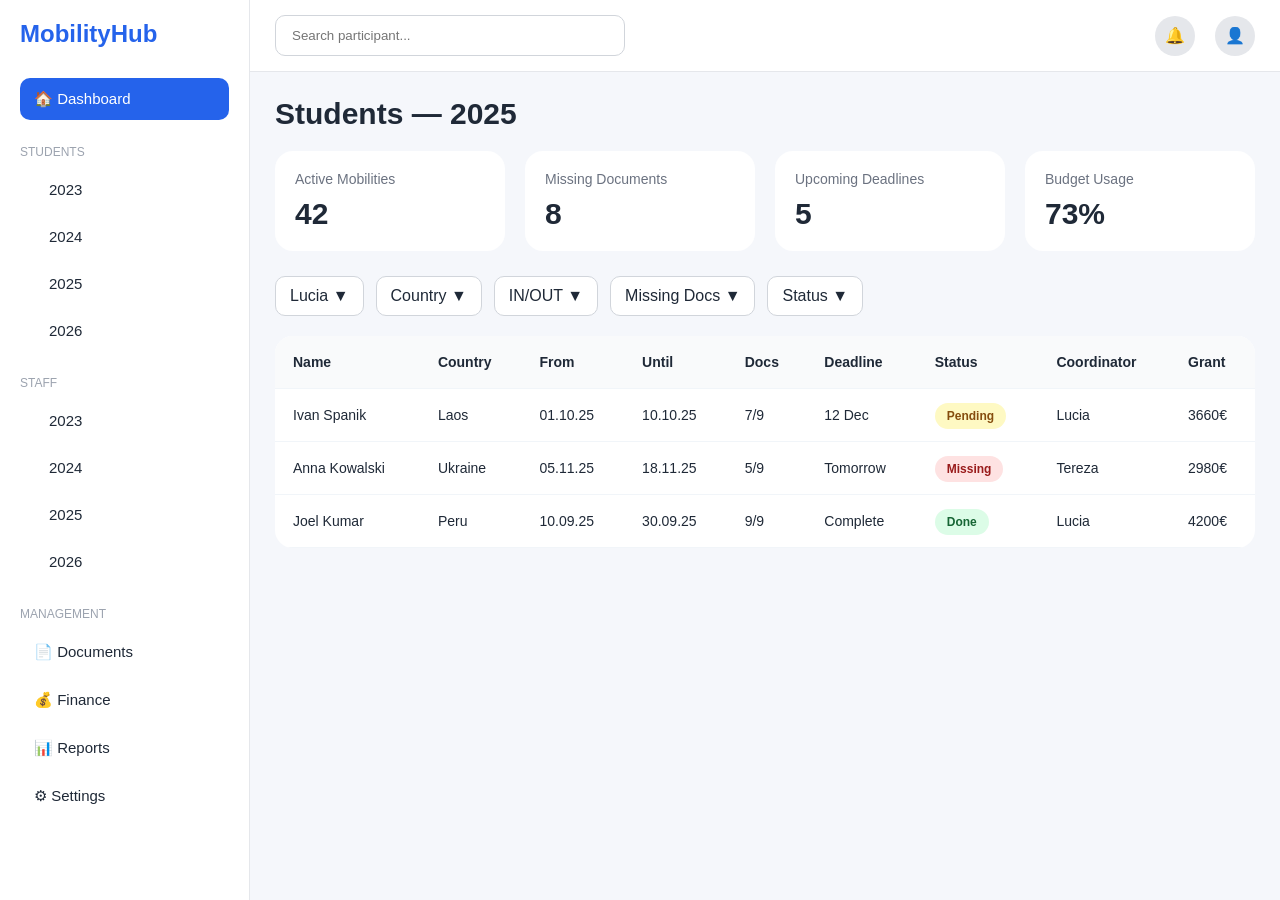
<file: 1/index.html>
<!DOCTYPE html>
<html lang="en">
<head>
  <meta charset="UTF-8" />
  <meta name="viewport" content="width=device-width, initial-scale=1.0"/>
  <title>MobilityHub</title>

  <link rel="stylesheet" href="style.css"/>
</head>

<body>

  <!-- SIDEBAR -->

  <div class="sidebar">

    <div class="logo">
      MobilityHub
    </div>

    <div class="menu-item active">
      🏠 Dashboard
    </div>

    <div class="menu-title">
      Students
    </div>

    <div class="submenu">
      <div class="menu-item">2023</div>
      <div class="menu-item">2024</div>
      <div class="menu-item">2025</div>
      <div class="menu-item">2026</div>
    </div>

    <div class="menu-title">
      Staff
    </div>

    <div class="submenu">
      <div class="menu-item">2023</div>
      <div class="menu-item">2024</div>
      <div class="menu-item">2025</div>
      <div class="menu-item">2026</div>
    </div>

    <div class="menu-title">
      Management
    </div>

    <div class="menu-item">📄 Documents</div>
    <div class="menu-item">💰 Finance</div>
    <div class="menu-item">📊 Reports</div>
    <div class="menu-item">⚙ Settings</div>

  </div>

  <!-- MAIN -->

  <div class="main">

    <!-- TOPBAR -->

    <div class="topbar">

      <input
        type="text"
        class="search"
        placeholder="Search participant..."
      >

      <div class="top-actions">

        <div class="notification">
          🔔
        </div>

        <div class="profile">
          👤
        </div>

      </div>

    </div>

    <!-- CONTENT -->

    <div class="content">

      <div class="page-title">
        Students — 2025
      </div>

      <!-- CARDS -->

      <div class="cards">

        <div class="card">
          <div class="card-title">
            Active Mobilities
          </div>

          <div class="card-value">
            42
          </div>
        </div>

        <div class="card">
          <div class="card-title">
            Missing Documents
          </div>

          <div class="card-value">
            8
          </div>
        </div>

        <div class="card">
          <div class="card-title">
            Upcoming Deadlines
          </div>

          <div class="card-value">
            5
          </div>
        </div>

        <div class="card">
          <div class="card-title">
            Budget Usage
          </div>

          <div class="card-value">
            73%
          </div>
        </div>

      </div>

      <!-- FILTERS -->

      <div class="filters">

        <div class="filter">
          Lucia ▼
        </div>

        <div class="filter">
          Country ▼
        </div>

        <div class="filter">
          IN/OUT ▼
        </div>

        <div class="filter">
          Missing Docs ▼
        </div>

        <div class="filter">
          Status ▼
        </div>

      </div>

      <!-- TABLE -->

      <div class="table-container">

        <table>

          <thead>

            <tr>
              <th>Name</th>
              <th>Country</th>
              <th>From</th>
              <th>Until</th>
              <th>Docs</th>
              <th>Deadline</th>
              <th>Status</th>
              <th>Coordinator</th>
              <th>Grant</th>
            </tr>

          </thead>

          <tbody>

            <tr onclick="openPanel()">
              <td>Ivan Spanik</td>
              <td>Laos</td>
              <td>01.10.25</td>
              <td>10.10.25</td>
              <td>7/9</td>
              <td>12 Dec</td>
              <td>
                <span class="status yellow">
                  Pending
                </span>
              </td>
              <td>Lucia</td>
              <td>3660€</td>
            </tr>

            <tr onclick="openPanel()">
              <td>Anna Kowalski</td>
              <td>Ukraine</td>
              <td>05.11.25</td>
              <td>18.11.25</td>
              <td>5/9</td>
              <td>Tomorrow</td>
              <td>
                <span class="status red">
                  Missing
                </span>
              </td>
              <td>Tereza</td>
              <td>2980€</td>
            </tr>

            <tr onclick="openPanel()">
              <td>Joel Kumar</td>
              <td>Peru</td>
              <td>10.09.25</td>
              <td>30.09.25</td>
              <td>9/9</td>
              <td>Complete</td>
              <td>
                <span class="status green">
                  Done
                </span>
              </td>
              <td>Lucia</td>
              <td>4200€</td>
            </tr>

          </tbody>

        </table>

      </div>

    </div>

  </div>

  <!-- RIGHT PANEL -->

  <div class="right-panel" id="panel">

    <div
      class="close-btn"
      onclick="closePanel()"
    >
      ✕
    </div>

    <div class="participant-name">
      Ivan Spanik
    </div>

    <div class="participant-subtitle">
      Laos • Incoming • Lucia
    </div>

    <!-- STATUS -->

    <div class="section">

      <div class="section-title">
        Status
      </div>

      <span class="status yellow">
        Missing Insurance
      </span>

    </div>

    <!-- PERSONAL INFO -->

    <div class="section">

      <div class="section-title">
        Personal Info
      </div>

      <div class="info-grid">

        <div class="info-item">
          <div class="info-label">
            Dátum narodenia
          </div>

          <div class="info-value">
            12.03.1998
          </div>
        </div>

        <div class="info-item">
          <div class="info-label">
            Fakulta
          </div>

          <div class="info-value">
            FCHPT
          </div>
        </div>

        <div class="info-item">
          <div class="info-label">
            Nationality
          </div>

          <div class="info-value">
            Laos
          </div>
        </div>

        <div class="info-item">
          <div class="info-label">
            Email
          </div>

          <div class="info-value">
            ivan@email.com
          </div>
        </div>

      </div>

    </div>

    <!-- MOBILITY INFO -->

    <div class="section">

      <div class="section-title">
        Mobility Info
      </div>

      <div class="info-grid">

        <div class="info-item">
          <div class="info-label">
            Začiatok
          </div>

          <div class="info-value">
            01.10.2025
          </div>
        </div>

        <div class="info-item">
          <div class="info-label">
            Koniec
          </div>

          <div class="info-value">
            10.10.2025
          </div>
        </div>

        <div class="info-item">
          <div class="info-label">
            Grant
          </div>

          <div class="info-value">
            2160€
          </div>
        </div>

        <div class="info-item">
          <div class="info-label">
            Travel
          </div>

          <div class="info-value">
            1500€
          </div>
        </div>

      </div>

    </div>

    <!-- DOCUMENTS -->

    <div class="section">

      <div class="section-title">
        Documents
      </div>

      <p>🟢 Learning Agreement</p>
      <p>🟢 Invitation</p>
      <p>🟡 Visa</p>
      <p>🔴 Insurance</p>

      <button class="btn">
        Open Drive Folder
      </button>

    </div>

    <!-- NOTES -->

    <div class="section">

      <div class="section-title">
        Notes
      </div>

      <div class="note">

        <div class="note-date">
          09 Dec 2025 • 14:22 • Lucia
        </div>

        Waiting for signed insurance

      </div>

      <div class="note">

        <div class="note-date">
          10 Dec 2025 • 09:41 • Tereza
        </div>

        Reminder sent by email

      </div>

      <textarea
        class="note-input"
        placeholder="Write a note..."
      ></textarea>

      <button class="btn">
        Add Note
      </button>

    </div>

  </div>

  <script src="script.js"></script>

</body>
</html>
</file>
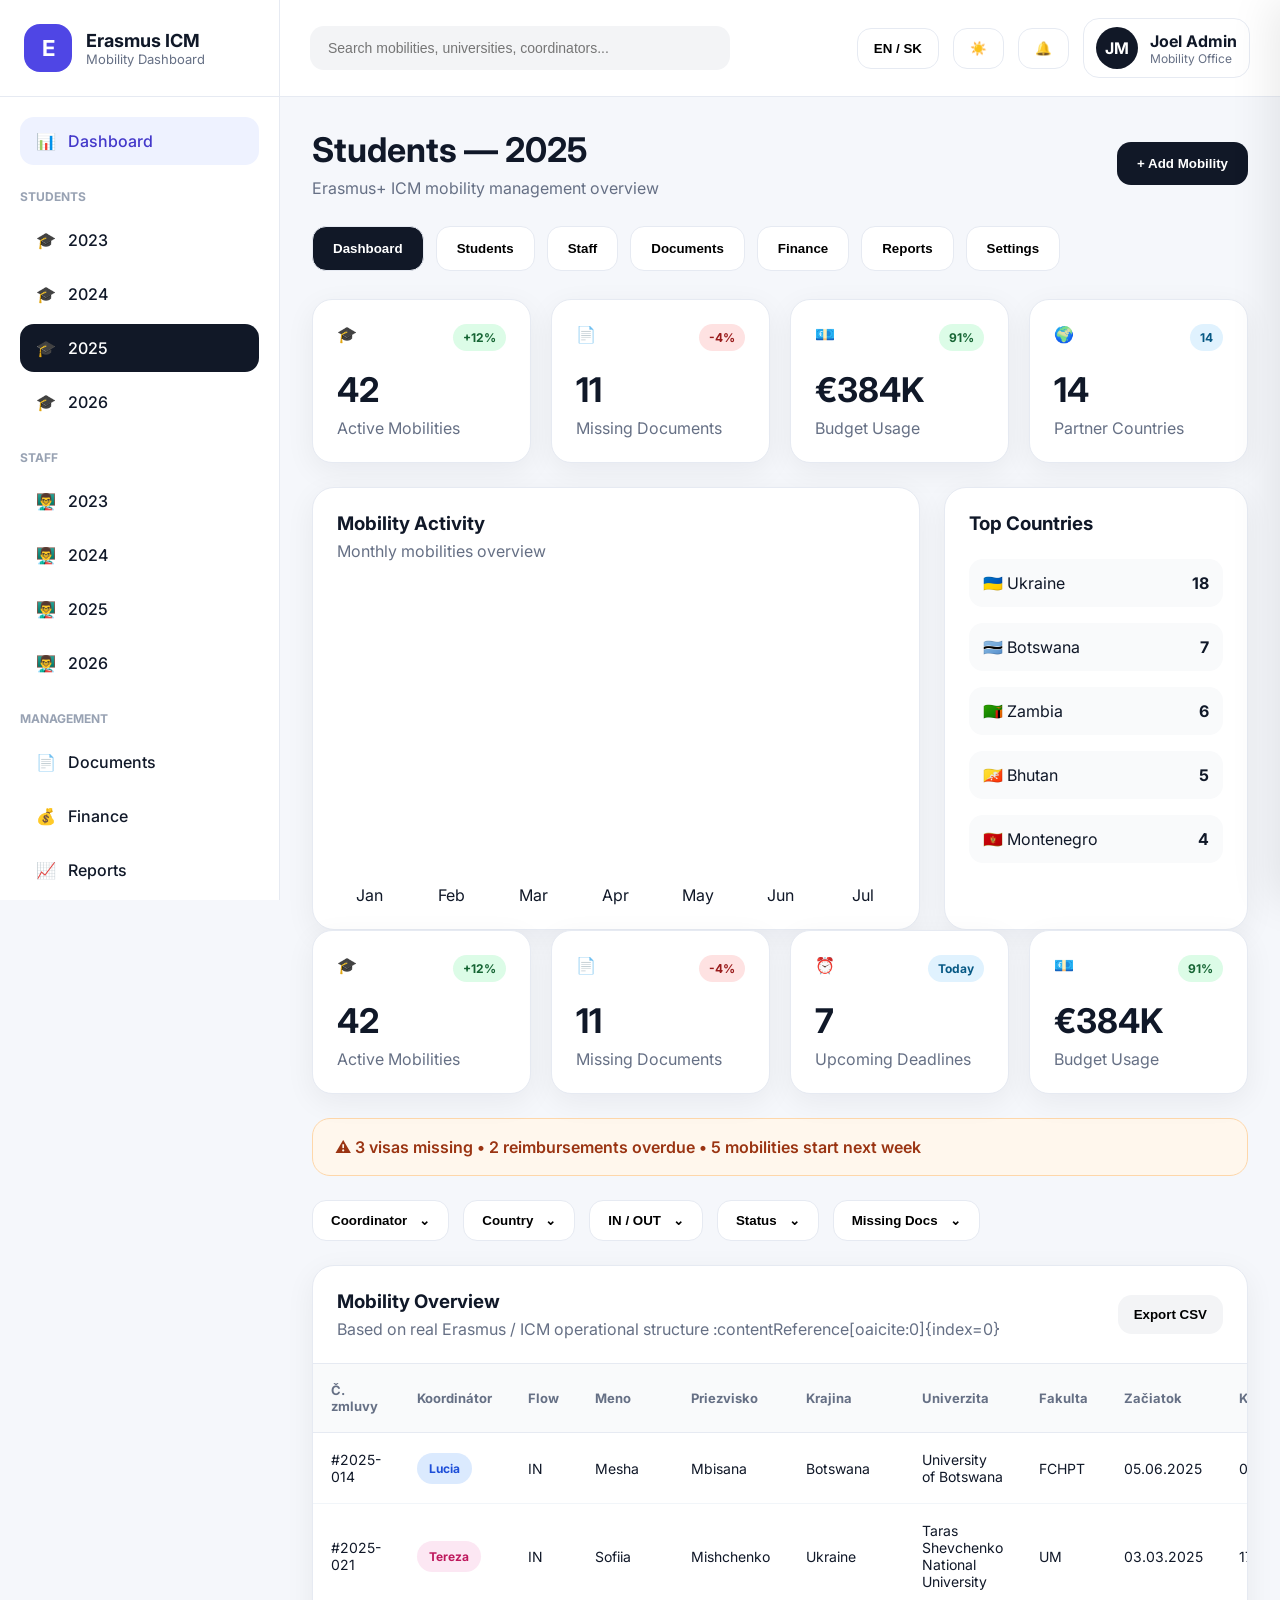
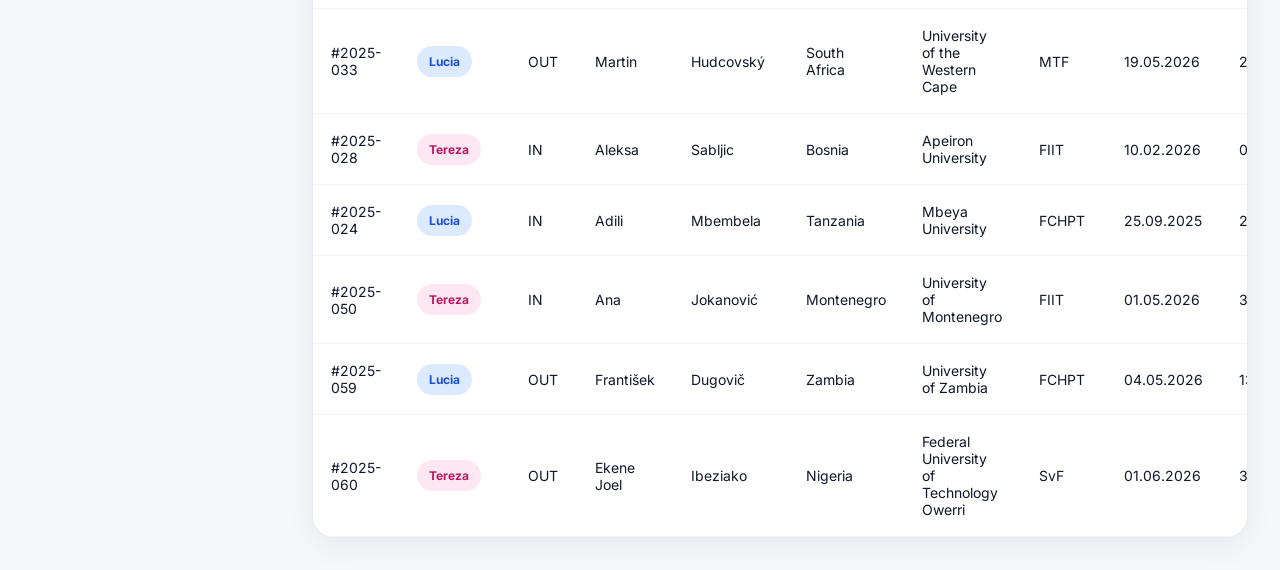
<file: 2/index.html>
<!DOCTYPE html>
<html lang="en">
<head>
    <meta charset="UTF-8" />
    <meta name="viewport" content="width=device-width, initial-scale=1.0" />
    <title>Erasmus / ICM Mobility Dashboard</title>

    <link rel="stylesheet" href="style.css" />

    <link rel="preconnect" href="https://fonts.googleapis.com">
    <link rel="preconnect" href="https://fonts.gstatic.com" crossorigin>

    <link href="https://fonts.googleapis.com/css2?family=Inter:wght@300;400;500;600;700;800&display=swap" rel="stylesheet">
</head>
<body>

<div class="app">

    <!-- SIDEBAR -->

    <aside class="sidebar">

        <div class="sidebar-top">
            <div class="logo">
                <div class="logo-icon">E</div>
                <div>
                    <h2>Erasmus ICM</h2>
                    <p>Mobility Dashboard</p>
                </div>
            </div>
        </div>

        <div class="sidebar-scroll">

            <div class="sidebar-section">

                <div class="menu-item active">
                    <span>📊</span>
                    Dashboard
                </div>

            </div>

            <div class="sidebar-title">Students</div>

            <div class="submenu">

                <div class="menu-item">
                    <span>🎓</span>
                    2023
                </div>

                <div class="menu-item">
                    <span>🎓</span>
                    2024
                </div>

                <div class="menu-item active-sub">
                    <span>🎓</span>
                    2025
                </div>

                <div class="menu-item">
                    <span>🎓</span>
                    2026
                </div>

            </div>

            <div class="sidebar-title">Staff</div>

            <div class="submenu">

                <div class="menu-item">
                    <span>👨‍🏫</span>
                    2023
                </div>

                <div class="menu-item">
                    <span>👨‍🏫</span>
                    2024
                </div>

                <div class="menu-item">
                    <span>👨‍🏫</span>
                    2025
                </div>

                <div class="menu-item">
                    <span>👨‍🏫</span>
                    2026
                </div>

            </div>

            <div class="sidebar-title">Management</div>

            <div class="submenu">

                <div class="menu-item">
                    <span>📄</span>
                    Documents
                </div>

                <div class="menu-item">
                    <span>💰</span>
                    Finance
                </div>

                <div class="menu-item">
                    <span>📈</span>
                    Reports
                </div>

                <div class="menu-item">
                    <span>⚙️</span>
                    Settings
                </div>

            </div>

        </div>

    </aside>

    <!-- MAIN -->

    <main class="main">

        <!-- TOPBAR -->

        <header class="topbar">

            <div class="search-box">
                <input type="text" placeholder="Search mobilities, universities, coordinators..." />
            </div>

            <div class="topbar-right">

                <button class="top-btn lang-btn">
                    EN / SK
                </button>

                <button class="top-btn theme-btn">
                    ☀️
                </button>

                <button class="icon-btn">
                    🔔
                </button>

                <div class="profile">
                    <div class="profile-avatar">
                        JM
                    </div>

                    <div>
                        <h4>Joel Admin</h4>
                        <p>Mobility Office</p>
                    </div>
                </div>

            </div>

        </header>

        <!-- CONTENT -->

        <div class="content">

            <div class="page-header">

                <div>
                    <h1>Students — 2025</h1>
                    <p>
                        Erasmus+ ICM mobility management overview
                    </p>
                </div>

                <button class="primary-btn">
                    + Add Mobility
                </button>
            </div>

            <!-- ADD THIS INSIDE .content UNDER THE PAGE HEADER -->

<!-- TABS NAVIGATION -->

<section class="tabs-nav">

    <button class="tab-btn active-tab" data-tab="dashboardTab">
        Dashboard
    </button>

    <button class="tab-btn" data-tab="studentsTab">
        Students
    </button>

    <button class="tab-btn" data-tab="staffTab">
        Staff
    </button>

    <button class="tab-btn" data-tab="documentsTab">
        Documents
    </button>

    <button class="tab-btn" data-tab="financeTab">
        Finance
    </button>

    <button class="tab-btn" data-tab="reportsTab">
        Reports
    </button>

    <button class="tab-btn" data-tab="settingsTab">
        Settings
    </button>

</section>

<!-- ========================= -->
<!-- DASHBOARD TAB -->
<!-- ========================= -->

<div class="tab-page active-page" id="dashboardTab">

    <section class="stats-grid">

        <div class="stat-card">
            <div class="stat-top">
                <span>🎓</span>
                <span class="stat-trend positive">+12%</span>
            </div>

            <h2>42</h2>
            <p>Active Mobilities</p>
        </div>

        <div class="stat-card">
            <div class="stat-top">
                <span>📄</span>
                <span class="stat-trend negative">-4%</span>
            </div>

            <h2>11</h2>
            <p>Missing Documents</p>
        </div>

        <div class="stat-card">
            <div class="stat-top">
                <span>💶</span>
                <span class="stat-trend positive">91%</span>
            </div>

            <h2>€384K</h2>
            <p>Budget Usage</p>
        </div>

        <div class="stat-card">
            <div class="stat-top">
                <span>🌍</span>
                <span class="stat-trend neutral">14</span>
            </div>

            <h2>14</h2>
            <p>Partner Countries</p>
        </div>

    </section>

    <!-- DASHBOARD GRID -->

    <section class="dashboard-grid">

        <!-- GRAPH -->

        <div class="dashboard-card large-card">

            <div class="card-header">
                <h3>Mobility Activity</h3>
                <p>Monthly mobilities overview</p>
            </div>

            <div class="fake-chart">

                <div class="chart-bars">

                    <div class="bar-wrapper">
                        <div class="bar" style="height:40%"></div>
                        <span>Jan</span>
                    </div>

                    <div class="bar-wrapper">
                        <div class="bar" style="height:65%"></div>
                        <span>Feb</span>
                    </div>

                    <div class="bar-wrapper">
                        <div class="bar" style="height:80%"></div>
                        <span>Mar</span>
                    </div>

                    <div class="bar-wrapper">
                        <div class="bar" style="height:55%"></div>
                        <span>Apr</span>
                    </div>

                    <div class="bar-wrapper">
                        <div class="bar" style="height:90%"></div>
                        <span>May</span>
                    </div>

                    <div class="bar-wrapper">
                        <div class="bar" style="height:70%"></div>
                        <span>Jun</span>
                    </div>

                    <div class="bar-wrapper">
                        <div class="bar" style="height:95%"></div>
                        <span>Jul</span>
                    </div>

                </div>

            </div>

        </div>

        <!-- COUNTRY OVERVIEW -->

        <div class="dashboard-card">

            <div class="card-header">
                <h3>Top Countries</h3>
            </div>

            <div class="country-list">

                <div class="country-row">
                    <span>🇺🇦 Ukraine</span>
                    <strong>18</strong>
                </div>

                <div class="country-row">
                    <span>🇧🇼 Botswana</span>
                    <strong>7</strong>
                </div>

                <div class="country-row">
                    <span>🇿🇲 Zambia</span>
                    <strong>6</strong>
                </div>

                <div class="country-row">
                    <span>🇧🇹 Bhutan</span>
                    <strong>5</strong>
                </div>

                <div class="country-row">
                    <span>🇲🇪 Montenegro</span>
                    <strong>4</strong>
                </div>

            </div>

        </div>

    </section>

</div>

<!-- ========================= -->
<!-- STUDENTS TAB -->
<!-- ========================= -->

<div class="tab-page" id="studentsTab">

    <section class="page-section">

        <div class="section-header">
            <div>
                <h2>Students Management</h2>
                <p>Incoming and outgoing student mobilities</p>
            </div>

            <button class="primary-btn">
                + Add Student
            </button>
        </div>

        <div class="student-grid">

            <div class="mini-card">
                <h3>Incoming</h3>
                <h1>28</h1>
                <p>Students</p>
            </div>

            <div class="mini-card">
                <h3>Outgoing</h3>
                <h1>14</h1>
                <p>Students</p>
            </div>

            <div class="mini-card">
                <h3>Waiting Visa</h3>
                <h1>5</h1>
                <p>Pending</p>
            </div>

            <div class="mini-card">
                <h3>Completed</h3>
                <h1>19</h1>
                <p>Mobilities</p>
            </div>

        </div>

        <div class="kanban">

            <div class="kanban-column">

                <div class="kanban-title">
                    Pending
                </div>

                <div class="kanban-card">
                    <h4>Mesha Mbisana</h4>
                    <p>Visa missing</p>
                </div>

                <div class="kanban-card">
                    <h4>František Dugovič</h4>
                    <p>Insurance pending</p>
                </div>

            </div>

            <div class="kanban-column">

                <div class="kanban-title">
                    Processing
                </div>

                <div class="kanban-card">
                    <h4>Ana Jokanović</h4>
                    <p>Accommodation approval</p>
                </div>

            </div>

            <div class="kanban-column">

                <div class="kanban-title">
                    Completed
                </div>

                <div class="kanban-card">
                    <h4>Sofiia Mishchenko</h4>
                    <p>All documents approved</p>
                </div>

                <div class="kanban-card">
                    <h4>Ekene Joel Ibeziako</h4>
                    <p>Grant processed</p>
                </div>

            </div>

        </div>

    </section>

</div>

<!-- ========================= -->
<!-- STAFF TAB -->
<!-- ========================= -->

<div class="tab-page" id="staffTab">

    <section class="page-section">

        <div class="section-header">
            <div>
                <h2>Staff Mobilities</h2>
                <p>Teaching and training mobilities</p>
            </div>
        </div>

        <div class="staff-cards">

            <div class="staff-card">

                <div class="staff-avatar">
                    L
                </div>

                <div>
                    <h4>Lucia Miadoková</h4>
                    <p>REC Coordinator</p>
                </div>

            </div>

            <div class="staff-card">

                <div class="staff-avatar pink-bg">
                    T
                </div>

                <div>
                    <h4>Tereza Hubáčková</h4>
                    <p>UM Coordinator</p>
                </div>

            </div>

            <div class="staff-card">

                <div class="staff-avatar blue-bg">
                    P
                </div>

                <div>
                    <h4>Pavle Dakić</h4>
                    <p>FIIT Mobility</p>
                </div>

            </div>

        </div>

        <div class="timeline">

            <div class="timeline-item">
                <div class="timeline-dot"></div>

                <div class="timeline-content">
                    <h4>Staff Week — Bosnia</h4>
                    <p>13 Apr 2026 • Apeiron University</p>
                </div>
            </div>

            <div class="timeline-item">
                <div class="timeline-dot"></div>

                <div class="timeline-content">
                    <h4>Training Mobility — Zambia</h4>
                    <p>10 May 2026 • University of Zambia</p>
                </div>
            </div>

        </div>

    </section>

</div>

<!-- ========================= -->
<!-- DOCUMENTS TAB -->
<!-- ========================= -->

<div class="tab-page" id="documentsTab">

    <section class="page-section">

        <div class="section-header">
            <div>
                <h2>Documents Center</h2>
                <p>Track all mobility documentation</p>
            </div>
        </div>

        <div class="docs-grid">

            <div class="doc-stat">
                <h1>214</h1>
                <p>Total Documents</p>
            </div>

            <div class="doc-stat">
                <h1>18</h1>
                <p>Missing</p>
            </div>

            <div class="doc-stat">
                <h1>42</h1>
                <p>Awaiting Signature</p>
            </div>

            <div class="doc-stat">
                <h1>156</h1>
                <p>Approved</p>
            </div>

        </div>

        <div class="documents-table">

            <div class="doc-table-row">
                <span>Learning Agreements</span>
                <span class="badge green">Approved</span>
            </div>

            <div class="doc-table-row">
                <span>Visa Documents</span>
                <span class="badge red">5 Missing</span>
            </div>

            <div class="doc-table-row">
                <span>Insurance</span>
                <span class="badge yellow">12 Pending</span>
            </div>

            <div class="doc-table-row">
                <span>Grant Agreements</span>
                <span class="badge green">Ready</span>
            </div>

        </div>

    </section>

</div>

<!-- ========================= -->
<!-- FINANCE TAB -->
<!-- ========================= -->

<div class="tab-page" id="financeTab">

    <section class="page-section">

        <div class="section-header">
            <div>
                <h2>Finance Overview</h2>
                <p>Budget and reimbursement management</p>
            </div>
        </div>

        <div class="finance-grid">

            <div class="finance-card">
                <h4>Total Budget</h4>
                <h1>€483,909</h1>
            </div>

            <div class="finance-card">
                <h4>Total Used</h4>
                <h1>€380,026</h1>
            </div>

            <div class="finance-card">
                <h4>Remaining</h4>
                <h1>€103,883</h1>
            </div>

        </div>

        <div class="progress-section">

            <div class="progress-row">
                <div class="progress-top">
                    <span>Ukraine Budget</span>
                    <span>96%</span>
                </div>

                <div class="progress-bar">
                    <div class="progress-fill" style="width:96%"></div>
                </div>
            </div>

            <div class="progress-row">
                <div class="progress-top">
                    <span>Bhutan & Laos</span>
                    <span>91%</span>
                </div>

                <div class="progress-bar">
                    <div class="progress-fill" style="width:91%"></div>
                </div>
            </div>

            <div class="progress-row">
                <div class="progress-top">
                    <span>Africa Region</span>
                    <span>93%</span>
                </div>

                <div class="progress-bar">
                    <div class="progress-fill" style="width:93%"></div>
                </div>
            </div>

        </div>

    </section>

</div>

<!-- ========================= -->
<!-- REPORTS TAB -->
<!-- ========================= -->

<div class="tab-page" id="reportsTab">

    <section class="page-section">

        <div class="section-header">
            <div>
                <h2>Reports & Analytics</h2>
                <p>Operational reporting and export center</p>
            </div>

            <button class="primary-btn">
                Generate Report
            </button>
        </div>

        <div class="reports-grid">

            <div class="report-card">

                <h3>Monthly Mobility Report</h3>

                <p>
                    Active mobility statistics and trends.
                </p>

                <button>
                    Open Report
                </button>

            </div>

            <div class="report-card">

                <h3>Finance Audit</h3>

                <p>
                    Budget usage and reimbursements.
                </p>

                <button>
                    Open Report
                </button>

            </div>

            <div class="report-card">

                <h3>Missing Documents</h3>

                <p>
                    Incomplete participant documentation.
                </p>

                <button>
                    Open Report
                </button>

            </div>

        </div>

        <div class="pie-chart-card">

            <div class="fake-pie">
                <div class="pie-center">
                    91%
                </div>
            </div>

            <p>
                Overall budget consumption
            </p>

        </div>

    </section>

</div>

<!-- ========================= -->
<!-- SETTINGS TAB -->
<!-- ========================= -->

<div class="tab-page" id="settingsTab">

    <section class="page-section">

        <div class="section-header">
            <div>
                <h2>System Settings</h2>
                <p>Dashboard preferences and management</p>
            </div>
        </div>

        <div class="settings-grid">

            <div class="setting-box">

                <div>
                    <h4>Email Notifications</h4>
                    <p>Receive reminders and alerts</p>
                </div>

                <label class="switch">
                    <input type="checkbox" checked>
                    <span class="slider"></span>
                </label>

            </div>

            <div class="setting-box">

                <div>
                    <h4>Automatic Reminders</h4>
                    <p>Send reminders before deadlines</p>
                </div>

                <label class="switch">
                    <input type="checkbox" checked>
                    <span class="slider"></span>
                </label>

            </div>

            <div class="setting-box">

                <div>
                    <h4>Dark Mode</h4>
                    <p>Enterprise dark appearance</p>
                </div>

                <label class="switch">
                    <input type="checkbox">
                    <span class="slider"></span>
                </label>

            </div>

        </div>

    </section>

</div>

            <!-- CARDS -->

            <section class="stats-grid">

                <div class="stat-card">
                    <div class="stat-top">
                        <span>🎓</span>
                        <span class="stat-trend positive">+12%</span>
                    </div>

                    <h2>42</h2>
                    <p>Active Mobilities</p>
                </div>

                <div class="stat-card">
                    <div class="stat-top">
                        <span>📄</span>
                        <span class="stat-trend negative">-4%</span>
                    </div>

                    <h2>11</h2>
                    <p>Missing Documents</p>
                </div>

                <div class="stat-card">
                    <div class="stat-top">
                        <span>⏰</span>
                        <span class="stat-trend neutral">Today</span>
                    </div>

                    <h2>7</h2>
                    <p>Upcoming Deadlines</p>
                </div>

                <div class="stat-card">
                    <div class="stat-top">
                        <span>💶</span>
                        <span class="stat-trend positive">91%</span>
                    </div>

                    <h2>€384K</h2>
                    <p>Budget Usage</p>
                </div>

            </section>

            <!-- WARNING -->

            <div class="warning-bar">
                ⚠️ 3 visas missing • 2 reimbursements overdue • 5 mobilities start next week
            </div>

            <!-- FILTERS -->

            <section class="filters">

                <div class="filter-group">

                    <button class="filter-btn">
                        Coordinator
                        <span>⌄</span>
                    </button>

                    <div class="dropdown">
                        <div class="dropdown-item">All Coordinators</div>
                        <div class="dropdown-item">Lucia</div>
                        <div class="dropdown-item">Tereza</div>
                    </div>

                </div>

                <div class="filter-group">

                    <button class="filter-btn">
                        Country
                        <span>⌄</span>
                    </button>

                    <div class="dropdown">
                        <div class="dropdown-item">All Countries</div>
                        <div class="dropdown-item">Ukraine</div>
                        <div class="dropdown-item">Botswana</div>
                        <div class="dropdown-item">Bhutan</div>
                        <div class="dropdown-item">Montenegro</div>
                    </div>

                </div>

                <div class="filter-group">

                    <button class="filter-btn">
                        IN / OUT
                        <span>⌄</span>
                    </button>

                    <div class="dropdown">
                        <div class="dropdown-item">All</div>
                        <div class="dropdown-item">IN</div>
                        <div class="dropdown-item">OUT</div>
                    </div>

                </div>

                <div class="filter-group">

                    <button class="filter-btn">
                        Status
                        <span>⌄</span>
                    </button>

                    <div class="dropdown">
                        <div class="dropdown-item">All Statuses</div>
                        <div class="dropdown-item">Pending</div>
                        <div class="dropdown-item">Completed</div>
                        <div class="dropdown-item">Missing</div>
                    </div>

                </div>

                <div class="filter-group">

                    <button class="filter-btn">
                        Missing Docs
                        <span>⌄</span>
                    </button>

                    <div class="dropdown">
                        <div class="dropdown-item">All</div>
                        <div class="dropdown-item">Visa</div>
                        <div class="dropdown-item">Insurance</div>
                        <div class="dropdown-item">LA</div>
                    </div>

                </div>

            </section>

            <!-- TABLE -->

            <section class="table-card">

                <div class="table-top">
                    <div>
                        <h3>Mobility Overview</h3>
                        <p>Based on real Erasmus / ICM operational structure :contentReference[oaicite:0]{index=0}</p>
                    </div>

                    <button class="ghost-btn">
                        Export CSV
                    </button>
                </div>

                <div class="table-wrapper">

                    <table>

                        <thead>

                        <tr>
                            <th>Č. zmluvy</th>
                            <th>Koordinátor</th>
                            <th>Flow</th>
                            <th>Meno</th>
                            <th>Priezvisko</th>
                            <th>Krajina</th>
                            <th>Univerzita</th>
                            <th>Fakulta</th>
                            <th>Začiatok</th>
                            <th>Koniec</th>
                            <th>Deadline</th>
                            <th>Grant</th>
                            <th>Dokumenty</th>
                            <th>Status</th>
                        </tr>

                        </thead>

                        <tbody>

                        <tr onclick="openPanel()">
                            <td>#2025-014</td>
                            <td><span class="badge blue">Lucia</span></td>
                            <td>IN</td>
                            <td>Mesha</td>
                            <td>Mbisana</td>
                            <td>Botswana</td>
                            <td>University of Botswana</td>
                            <td>FCHPT</td>
                            <td>05.06.2025</td>
                            <td>04.09.2025</td>
                            <td>12.05.2025</td>
                            <td>€3,900</td>
                            <td><span class="badge red">Missing Visa</span></td>
                            <td><span class="badge yellow">Pending</span></td>
                        </tr>

                        <tr onclick="openPanel()">
                            <td>#2025-021</td>
                            <td><span class="badge pink">Tereza</span></td>
                            <td>IN</td>
                            <td>Sofiia</td>
                            <td>Mishchenko</td>
                            <td>Ukraine</td>
                            <td>Taras Shevchenko National University</td>
                            <td>UM</td>
                            <td>03.03.2025</td>
                            <td>17.05.2025</td>
                            <td>08.02.2025</td>
                            <td>€2,625</td>
                            <td><span class="badge green">Complete</span></td>
                            <td><span class="badge green">Completed</span></td>
                        </tr>

                        <tr onclick="openPanel()">
                            <td>#2025-033</td>
                            <td><span class="badge blue">Lucia</span></td>
                            <td>OUT</td>
                            <td>Martin</td>
                            <td>Hudcovský</td>
                            <td>South Africa</td>
                            <td>University of the Western Cape</td>
                            <td>MTF</td>
                            <td>19.05.2026</td>
                            <td>28.05.2026</td>
                            <td>15.04.2026</td>
                            <td>€2,448</td>
                            <td><span class="badge yellow">Insurance</span></td>
                            <td><span class="badge yellow">Pending</span></td>
                        </tr>

                        <tr onclick="openPanel()">
                            <td>#2025-028</td>
                            <td><span class="badge pink">Tereza</span></td>
                            <td>IN</td>
                            <td>Aleksa</td>
                            <td>Sabljic</td>
                            <td>Bosnia</td>
                            <td>Apeiron University</td>
                            <td>FIIT</td>
                            <td>10.02.2026</td>
                            <td>09.07.2026</td>
                            <td>28.01.2026</td>
                            <td>€4,180</td>
                            <td><span class="badge green">Complete</span></td>
                            <td><span class="badge green">Completed</span></td>
                        </tr>

                        <tr onclick="openPanel()">
                            <td>#2025-024</td>
                            <td><span class="badge blue">Lucia</span></td>
                            <td>IN</td>
                            <td>Adili</td>
                            <td>Mbembela</td>
                            <td>Tanzania</td>
                            <td>Mbeya University</td>
                            <td>FCHPT</td>
                            <td>25.09.2025</td>
                            <td>24.12.2025</td>
                            <td>01.09.2025</td>
                            <td>€3,220</td>
                            <td><span class="badge red">Missing</span></td>
                            <td><span class="badge yellow">Pending</span></td>
                        </tr>

                        <tr onclick="openPanel()">
                            <td>#2025-050</td>
                            <td><span class="badge pink">Tereza</span></td>
                            <td>IN</td>
                            <td>Ana</td>
                            <td>Jokanović</td>
                            <td>Montenegro</td>
                            <td>University of Montenegro</td>
                            <td>FIIT</td>
                            <td>01.05.2026</td>
                            <td>30.06.2026</td>
                            <td>12.04.2026</td>
                            <td>€1,875</td>
                            <td><span class="badge yellow">Accommodation</span></td>
                            <td><span class="badge yellow">Pending</span></td>
                        </tr>

                        <tr onclick="openPanel()">
                            <td>#2025-059</td>
                            <td><span class="badge blue">Lucia</span></td>
                            <td>OUT</td>
                            <td>František</td>
                            <td>Dugovič</td>
                            <td>Zambia</td>
                            <td>University of Zambia</td>
                            <td>FCHPT</td>
                            <td>04.05.2026</td>
                            <td>13.05.2026</td>
                            <td>25.03.2026</td>
                            <td>€1,768</td>
                            <td><span class="badge red">Missing Visa</span></td>
                            <td><span class="badge yellow">Pending</span></td>
                        </tr>

                        <tr onclick="openPanel()">
                            <td>#2025-060</td>
                            <td><span class="badge pink">Tereza</span></td>
                            <td>OUT</td>
                            <td>Ekene Joel</td>
                            <td>Ibeziako</td>
                            <td>Nigeria</td>
                            <td>Federal University of Technology Owerri</td>
                            <td>SvF</td>
                            <td>01.06.2026</td>
                            <td>31.07.2026</td>
                            <td>06.03.2026</td>
                            <td>€2,220</td>
                            <td><span class="badge green">Complete</span></td>
                            <td><span class="badge green">Completed</span></td>
                        </tr>

                        </tbody>

                    </table>

                </div>

            </section>

        </div>

    </main>

</div>

<!-- OVERLAY -->

<div class="overlay" id="overlay" onclick="closePanel()"></div>

<!-- RIGHT PANEL -->

<aside class="detail-panel" id="detailPanel">

    <div class="panel-header">

        <div>
            <h2>Mesha Mbisana</h2>
            <p>University of Botswana</p>
        </div>

        <button class="close-btn" onclick="closePanel()">
            ✕
        </button>

    </div>

    <div class="panel-content">

        <!-- STATUS -->

        <section class="panel-section">

            <div class="section-title">
                STATUS
            </div>

            <div class="status-grid">

                <div class="info-box">
                    <span class="small-label">Insurance</span>
                    <div class="badge red">Missing</div>
                </div>

                <div class="info-box">
                    <span class="small-label">Deadline</span>
                    <div class="badge yellow">12.05.2025</div>
                </div>

            </div>

        </section>

        <!-- PERSONAL -->

        <section class="panel-section">

            <div class="section-title">
                PERSONAL INFORMATION
            </div>

            <div class="info-grid">

                <div class="info-item">
                    <span>Dátum narodenia</span>
                    <strong>21.07.1998</strong>
                </div>

                <div class="info-item">
                    <span>Nationality</span>
                    <strong>Botswana</strong>
                </div>

                <div class="info-item">
                    <span>Pohlavie</span>
                    <strong>Female</strong>
                </div>

                <div class="info-item">
                    <span>Fakulta</span>
                    <strong>Faculty of Science</strong>
                </div>

                <div class="info-item">
                    <span>Adresa</span>
                    <strong>Plot Z940 B Taukobong</strong>
                </div>

                <div class="info-item">
                    <span>Miesto narodenia</span>
                    <strong>Tutume</strong>
                </div>

                <div class="info-item">
                    <span>Číslo pasu</span>
                    <strong>BN1800585</strong>
                </div>

                <div class="info-item">
                    <span>Telefón</span>
                    <strong>+267 75465732</strong>
                </div>

                <div class="info-item full">
                    <span>Email</span>
                    <strong>mbisanam@ub.ac.bw</strong>
                </div>

            </div>

        </section>

        <!-- MOBILITY -->

        <section class="panel-section">

            <div class="section-title">
                MOBILITY INFORMATION
            </div>

            <div class="info-grid">

                <div class="info-item">
                    <span>Začiatok</span>
                    <strong>05.06.2025</strong>
                </div>

                <div class="info-item">
                    <span>Koniec</span>
                    <strong>04.09.2025</strong>
                </div>

                <div class="info-item">
                    <span>Mesiace/Dni</span>
                    <strong>3 months</strong>
                </div>

                <div class="info-item">
                    <span>Grant-I</span>
                    <strong>€2,400</strong>
                </div>

                <div class="info-item">
                    <span>Grant Cestovné</span>
                    <strong>€1,500</strong>
                </div>

                <div class="info-item">
                    <span>Celkový Grant</span>
                    <strong>€3,900</strong>
                </div>

                <div class="info-item">
                    <span>Platba letenky</span>
                    <strong>€511</strong>
                </div>

                <div class="info-item">
                    <span>Ak. Rok</span>
                    <strong>2024/2025</strong>
                </div>

                <div class="info-item">
                    <span>Study Field</span>
                    <strong>Analytical Chemistry</strong>
                </div>

                <div class="info-item">
                    <span>ISCED Kód</span>
                    <strong>531</strong>
                </div>

            </div>

        </section>

        <!-- DOCUMENTS -->

        <section class="panel-section">

            <div class="section-title">
                DOCUMENTS
            </div>

            <div class="docs-list">

                <div class="doc-row">
                    <div>
                        <strong>Learning Agreement</strong>
                    </div>

                    <div class="doc-actions">
                        <span class="doc-status green-dot"></span>
                        <button>Open</button>
                    </div>
                </div>

                <div class="doc-row">
                    <div>
                        <strong>Invitation</strong>
                    </div>

                    <div class="doc-actions">
                        <span class="doc-status green-dot"></span>
                        <button>Open</button>
                    </div>
                </div>

                <div class="doc-row">
                    <div>
                        <strong>Visa</strong>
                    </div>

                    <div class="doc-actions">
                        <span class="doc-status red-dot"></span>
                        <button>Upload</button>
                    </div>
                </div>

                <div class="doc-row">
                    <div>
                        <strong>Insurance</strong>
                    </div>

                    <div class="doc-actions">
                        <span class="doc-status red-dot"></span>
                        <button>Upload</button>
                    </div>
                </div>

            </div>

            <button class="drive-btn">
                Open Google Drive Folder
            </button>

        </section>

        <!-- NOTES -->

        <section class="panel-section">

            <div class="section-title">
                NOTES
            </div>

            <div class="notes">

                <div class="note">
                    <div class="note-top">
                        <strong>Lucia</strong>
                        <span>12 Apr 2025 • 14:30</span>
                    </div>

                    <p>
                        Visa documents requested from participant.
                    </p>
                </div>

                <div class="note">
                    <div class="note-top">
                        <strong>Tereza</strong>
                        <span>18 Apr 2025 • 09:12</span>
                    </div>

                    <p>
                        Insurance confirmation still missing.
                    </p>
                </div>

            </div>

            <textarea placeholder="Add note..."></textarea>

            <button class="primary-btn full-btn">
                Add Note
            </button>

        </section>

    </div>

</aside>

<script src="script.js"></script>

</body>
</html>
</file>
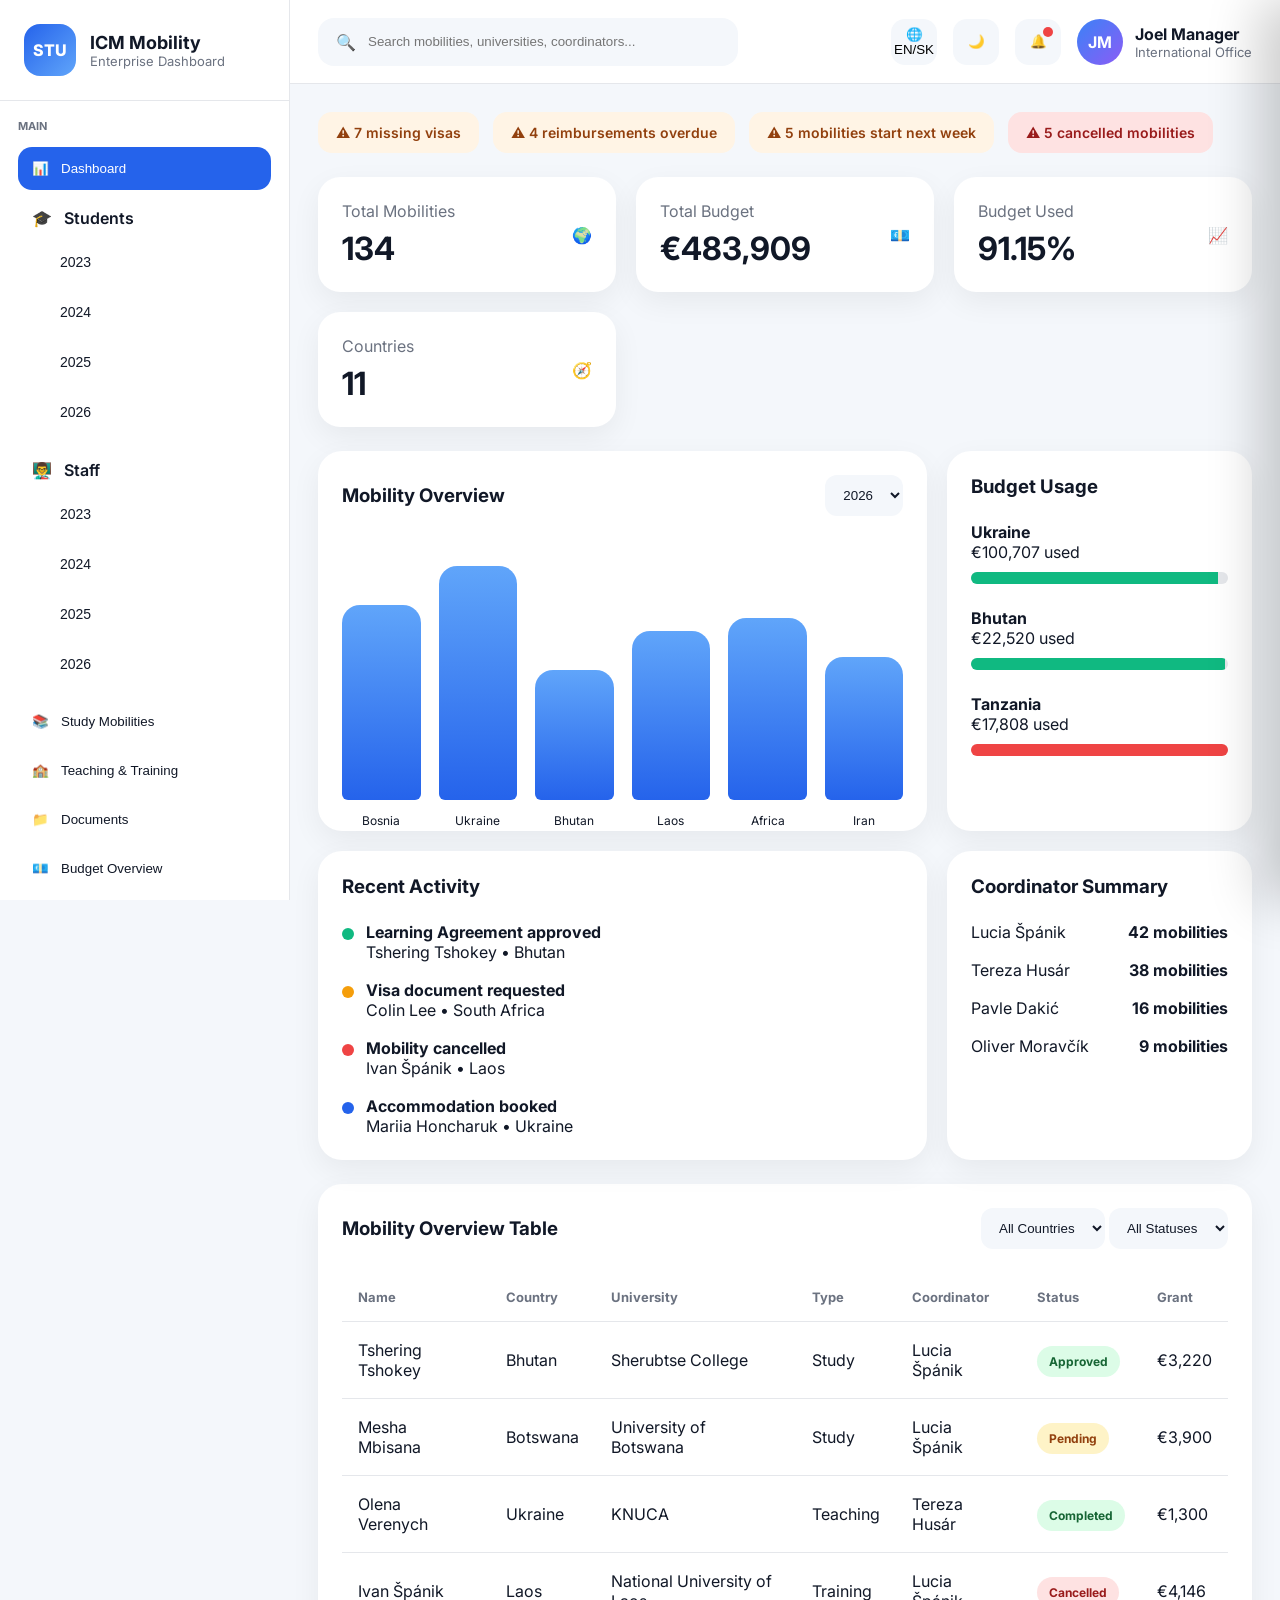
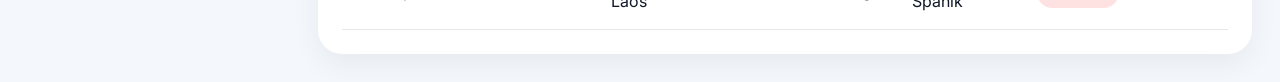
<file: 3/index.html>
<!DOCTYPE html>
<html lang="en">
<head>
  <meta charset="UTF-8" />
  <meta name="viewport" content="width=device-width, initial-scale=1.0"/>
  <title>STU Erasmus ICM Dashboard</title>
  <link rel="preconnect" href="https://fonts.googleapis.com">
  <link rel="preconnect" href="https://fonts.gstatic.com" crossorigin>
  <link href="https://fonts.googleapis.com/css2?family=Inter:wght@300;400;500;600;700;800;900&display=swap" rel="stylesheet">
  <link rel="stylesheet" href="style.css">
</head>
<body class="light">

<div class="app-layout">

  <!-- SIDEBAR -->
  <aside class="sidebar" id="sidebar">
    <div class="logo-area">
      <div class="logo-box">STU</div>
      <div>
        <h2>ICM Mobility</h2>
        <p>Enterprise Dashboard</p>
      </div>
    </div>

    <div class="sidebar-scroll">

      <div class="nav-section">
        <p class="nav-title">MAIN</p>

        <button class="nav-item active" data-page="dashboard">
          <span>📊</span>
          <span data-en="Dashboard" data-sk="Dashboard">Dashboard</span>
        </button>

        <div class="nav-group">
          <div class="nav-group-title">
            <span>🎓</span>
            <span data-en="Students" data-sk="Študenti">Students</span>
          </div>

          <button class="sub-nav" data-page="students2023">2023</button>
          <button class="sub-nav" data-page="students2024">2024</button>
          <button class="sub-nav" data-page="students2025">2025</button>
          <button class="sub-nav" data-page="students2026">2026</button>
        </div>

        <div class="nav-group">
          <div class="nav-group-title">
            <span>👨‍🏫</span>
            <span data-en="Staff" data-sk="Zamestnanci">Staff</span>
          </div>

          <button class="sub-nav" data-page="staff2023">2023</button>
          <button class="sub-nav" data-page="staff2024">2024</button>
          <button class="sub-nav" data-page="staff2025">2025</button>
          <button class="sub-nav" data-page="staff2026">2026</button>
        </div>

        <button class="nav-item" data-page="study">
          <span>📚</span>
          <span data-en="Study Mobilities" data-sk="Študijné mobility">Study Mobilities</span>
        </button>

        <button class="nav-item" data-page="teaching">
          <span>🏫</span>
          <span data-en="Teaching & Training" data-sk="Výučba a školenia">Teaching & Training</span>
        </button>

        <button class="nav-item" data-page="documents">
          <span>📁</span>
          <span data-en="Documents" data-sk="Dokumenty">Documents</span>
        </button>

        <button class="nav-item" data-page="budget">
          <span>💶</span>
          <span data-en="Budget Overview" data-sk="Rozpočet">Budget Overview</span>
        </button>

        <button class="nav-item" data-page="reports">
          <span>📈</span>
          <span data-en="Reports" data-sk="Reporty">Reports</span>
        </button>

        <button class="nav-item" data-page="managers">
          <span>🧑‍💼</span>
          <span data-en="Project Managers" data-sk="Projektoví manažéri">Project Managers</span>
        </button>

        <button class="nav-item" data-page="coordinators">
          <span>🧭</span>
          <span data-en="Coordinators" data-sk="Koordinátori">Coordinators</span>
        </button>

        <button class="nav-item" data-page="cancelled">
          <span>⚠️</span>
          <span data-en="Cancelled Mobilities" data-sk="Zrušené mobility">Cancelled Mobilities</span>
        </button>

        <button class="nav-item" data-page="notes">
          <span>📝</span>
          <span data-en="Notes" data-sk="Poznámky">Notes</span>
        </button>

        <button class="nav-item" data-page="settings">
          <span>⚙️</span>
          <span data-en="Settings" data-sk="Nastavenia">Settings</span>
        </button>

      </div>
    </div>
  </aside>

  <!-- MAIN -->
  <main class="main-content">

    <!-- TOPBAR -->
    <header class="topbar">
      <div class="topbar-left">
        <button class="mobile-toggle" id="mobileToggle">☰</button>

        <div class="search-box">
          <span>🔍</span>
          <input type="text" placeholder="Search mobilities, universities, coordinators..." id="searchInput">
        </div>
      </div>

      <div class="topbar-right">

        <button class="top-btn" id="langToggle">
          🌐 EN/SK
        </button>

        <button class="top-btn" id="themeToggle">
          🌙
        </button>

        <div class="notification-wrapper">
          <button class="top-btn" id="notifBtn">
            🔔
            <span class="notif-dot"></span>
          </button>

          <div class="notifications-dropdown" id="notifDropdown">
            <div class="notif-item urgent">
              Missing visa documents for Tanzania mobilities
            </div>

            <div class="notif-item">
              4 reimbursement forms pending approval
            </div>

            <div class="notif-item">
              Botswana mobilities start next week
            </div>

            <div class="notif-item">
              Accommodation confirmation missing for 3 students
            </div>

            <div class="notif-item cancel">
              Ivan Špánik Laos mobility cancelled
            </div>
          </div>
        </div>

        <div class="profile">
          <div class="avatar">JM</div>

          <div class="profile-info">
            <h4>Joel Manager</h4>
            <p>International Office</p>
          </div>
        </div>

      </div>
    </header>

    <!-- CONTENT -->
    <div class="content-wrapper">

      <!-- DASHBOARD -->
      <section class="page active-page" id="dashboard">

        <div class="warning-banner">
          <div class="warning-item">⚠️ 7 missing visas</div>
          <div class="warning-item">⚠️ 4 reimbursements overdue</div>
          <div class="warning-item">⚠️ 5 mobilities start next week</div>
          <div class="warning-item danger">⚠️ 5 cancelled mobilities</div>
        </div>

        <div class="stats-grid">
          <div class="stat-card">
            <div>
              <p>Total Mobilities</p>
              <h2>134</h2>
            </div>
            <span>🌍</span>
          </div>

          <div class="stat-card">
            <div>
              <p>Total Budget</p>
              <h2>€483,909</h2>
            </div>
            <span>💶</span>
          </div>

          <div class="stat-card">
            <div>
              <p>Budget Used</p>
              <h2>91.15%</h2>
            </div>
            <span>📈</span>
          </div>

          <div class="stat-card">
            <div>
              <p>Countries</p>
              <h2>11</h2>
            </div>
            <span>🧭</span>
          </div>
        </div>

        <div class="dashboard-grid">

          <div class="card large-card">
            <div class="card-header">
              <h3>Mobility Overview</h3>

              <select>
                <option>2026</option>
                <option>2025</option>
                <option>2024</option>
              </select>
            </div>

            <div class="chart-area">
              <div class="bar" style="height: 75%">
                <span>Bosnia</span>
              </div>

              <div class="bar" style="height: 90%">
                <span>Ukraine</span>
              </div>

              <div class="bar" style="height: 50%">
                <span>Bhutan</span>
              </div>

              <div class="bar" style="height: 65%">
                <span>Laos</span>
              </div>

              <div class="bar" style="height: 70%">
                <span>Africa</span>
              </div>

              <div class="bar" style="height: 55%">
                <span>Iran</span>
              </div>
            </div>
          </div>

          <div class="card">
            <div class="card-header">
              <h3>Budget Usage</h3>
            </div>

            <div class="budget-progress">
              <div class="budget-item">
                <div>
                  <h4>Ukraine</h4>
                  <p>€100,707 used</p>
                </div>

                <div class="progress">
                  <div style="width:96%"></div>
                </div>
              </div>

              <div class="budget-item">
                <div>
                  <h4>Bhutan</h4>
                  <p>€22,520 used</p>
                </div>

                <div class="progress">
                  <div style="width:99%"></div>
                </div>
              </div>

              <div class="budget-item">
                <div>
                  <h4>Tanzania</h4>
                  <p>€17,808 used</p>
                </div>

                <div class="progress red">
                  <div style="width:100%"></div>
                </div>
              </div>
            </div>
          </div>

          <div class="card">
            <div class="card-header">
              <h3>Recent Activity</h3>
            </div>

            <div class="activity-feed">

              <div class="activity-item">
                <div class="activity-dot green"></div>
                <div>
                  <h4>Learning Agreement approved</h4>
                  <p>Tshering Tshokey • Bhutan</p>
                </div>
              </div>

              <div class="activity-item">
                <div class="activity-dot orange"></div>
                <div>
                  <h4>Visa document requested</h4>
                  <p>Colin Lee • South Africa</p>
                </div>
              </div>

              <div class="activity-item">
                <div class="activity-dot red"></div>
                <div>
                  <h4>Mobility cancelled</h4>
                  <p>Ivan Špánik • Laos</p>
                </div>
              </div>

              <div class="activity-item">
                <div class="activity-dot blue"></div>
                <div>
                  <h4>Accommodation booked</h4>
                  <p>Mariia Honcharuk • Ukraine</p>
                </div>
              </div>

            </div>
          </div>

          <div class="card">
            <div class="card-header">
              <h3>Coordinator Summary</h3>
            </div>

            <div class="coord-summary">
              <div class="coord-line">
                <span>Lucia Špánik</span>
                <strong>42 mobilities</strong>
              </div>

              <div class="coord-line">
                <span>Tereza Husár</span>
                <strong>38 mobilities</strong>
              </div>

              <div class="coord-line">
                <span>Pavle Dakić</span>
                <strong>16 mobilities</strong>
              </div>

              <div class="coord-line">
                <span>Oliver Moravčík</span>
                <strong>9 mobilities</strong>
              </div>
            </div>
          </div>

        </div>

        <div class="card full-width">
          <div class="card-header">
            <h3>Mobility Overview Table</h3>

            <div class="table-actions">
              <select>
                <option>All Countries</option>
                <option>Ukraine</option>
                <option>Botswana</option>
                <option>Bhutan</option>
              </select>

              <select>
                <option>All Statuses</option>
                <option>Approved</option>
                <option>Pending</option>
                <option>Cancelled</option>
              </select>
            </div>
          </div>

          <table class="data-table">
            <thead>
            <tr>
              <th>Name</th>
              <th>Country</th>
              <th>University</th>
              <th>Type</th>
              <th>Coordinator</th>
              <th>Status</th>
              <th>Grant</th>
            </tr>
            </thead>

            <tbody>

            <tr onclick="openPanel('Tshering Tshokey')">
              <td>Tshering Tshokey</td>
              <td>Bhutan</td>
              <td>Sherubtse College</td>
              <td>Study</td>
              <td>Lucia Špánik</td>
              <td><span class="badge success">Approved</span></td>
              <td>€3,220</td>
            </tr>

            <tr onclick="openPanel('Mesha Mbisana')">
              <td>Mesha Mbisana</td>
              <td>Botswana</td>
              <td>University of Botswana</td>
              <td>Study</td>
              <td>Lucia Špánik</td>
              <td><span class="badge warning">Pending</span></td>
              <td>€3,900</td>
            </tr>

            <tr onclick="openPanel('Olena Verenych')">
              <td>Olena Verenych</td>
              <td>Ukraine</td>
              <td>KNUCA</td>
              <td>Teaching</td>
              <td>Tereza Husár</td>
              <td><span class="badge success">Completed</span></td>
              <td>€1,300</td>
            </tr>

            <tr onclick="openPanel('Ivan Špánik')">
              <td>Ivan Špánik</td>
              <td>Laos</td>
              <td>National University of Laos</td>
              <td>Training</td>
              <td>Lucia Špánik</td>
              <td><span class="badge danger">Cancelled</span></td>
              <td>€4,146</td>
            </tr>

            </tbody>
          </table>
        </div>

      </section>

      <!-- STUDY -->
      <section class="page" id="study">
        <div class="page-header">
          <h1>Study Mobilities</h1>
          <p>Long-term and short-term student mobilities</p>
        </div>

        <div class="filters">
          <select><option>Country</option></select>
          <select><option>Faculty</option></select>
          <select><option>IN / OUT</option></select>
          <select><option>Coordinator</option></select>
          <select><option>University</option></select>
        </div>

        <div class="card full-width">
          <table class="data-table">
            <thead>
            <tr>
              <th>Student</th>
              <th>Country</th>
              <th>University</th>
              <th>Duration</th>
              <th>Field</th>
              <th>Grant</th>
              <th>Status</th>
            </tr>
            </thead>

            <tbody>

            <tr onclick="openPanel('Alevtyna Liaskovska')">
              <td>Alevtyna Liaskovska</td>
              <td>Ukraine</td>
              <td>KNUCA</td>
              <td>5 months</td>
              <td>Urban Planning</td>
              <td>€5,570</td>
              <td><span class="badge success">Completed</span></td>
            </tr>

            <tr onclick="openPanel('Tatenda Blessing Runganga')">
              <td>Tatenda Blessing Runganga</td>
              <td>South Africa</td>
              <td>UWC</td>
              <td>20 days</td>
              <td>Information Systems</td>
              <td>€3,054</td>
              <td><span class="badge success">Active</span></td>
            </tr>

            <tr onclick="openPanel('Ekene Joel Ibeziako')">
              <td>Ekene Joel Ibeziako</td>
              <td>Nigeria</td>
              <td>FUTO</td>
              <td>2 months</td>
              <td>Civil Engineering</td>
              <td>€2,220</td>
              <td><span class="badge warning">Pending Recognition</span></td>
            </tr>

            </tbody>
          </table>
        </div>
      </section>

      <!-- TEACHING -->
      <section class="page" id="teaching">
        <div class="page-header">
          <h1>Teaching & Training</h1>
          <p>Academic staff and administrative mobilities</p>
        </div>

        <div class="card full-width">
          <table class="data-table">
            <thead>
            <tr>
              <th>Name</th>
              <th>Flow</th>
              <th>Country</th>
              <th>University</th>
              <th>Type</th>
              <th>Dates</th>
              <th>Status</th>
            </tr>
            </thead>

            <tbody>

            <tr onclick="openPanel('Pavle Dakić')">
              <td>Pavle Dakić</td>
              <td>OUT</td>
              <td>Bosnia</td>
              <td>Apeiron</td>
              <td>Teaching</td>
              <td>17.3.2026 - 26.3.2026</td>
              <td><span class="badge success">Approved</span></td>
            </tr>

            <tr onclick="openPanel('Osden Jokonya')">
              <td>Osden Jokonya</td>
              <td>IN</td>
              <td>South Africa</td>
              <td>UWC</td>
              <td>Teaching</td>
              <td>15.6.2026 - 28.6.2026</td>
              <td><span class="badge warning">Pending Docs</span></td>
            </tr>

            <tr onclick="openPanel('Ivan Špánik')">
              <td>Ivan Špánik</td>
              <td>OUT</td>
              <td>Tanzania</td>
              <td>MUST</td>
              <td>Training</td>
              <td>9.2.2026 - 18.2.2026</td>
              <td><span class="badge success">Approved</span></td>
            </tr>

            </tbody>
          </table>
        </div>
      </section>

      <!-- DOCUMENTS -->
      <section class="page" id="documents">
        <div class="page-header">
          <h1>Document Tracking</h1>
          <p>Student & Staff document overview</p>
        </div>

        <div class="documents-grid">

          <div class="doc-card">
            <h3>Learning Agreement</h3>
            <span class="badge success">Completed</span>
            <button>Open Folder</button>
          </div>

          <div class="doc-card">
            <h3>Insurance</h3>
            <span class="badge warning">Missing</span>
            <button>Send Reminder</button>
          </div>

          <div class="doc-card">
            <h3>Visa</h3>
            <span class="badge danger">Urgent</span>
            <button>Upload</button>
          </div>

          <div class="doc-card">
            <h3>Boarding Pass</h3>
            <span class="badge success">Uploaded</span>
            <button>Download PDF</button>
          </div>

          <div class="doc-card">
            <h3>Grant Agreement</h3>
            <span class="badge success">Signed</span>
            <button>Open Folder</button>
          </div>

          <div class="doc-card">
            <h3>Recognition</h3>
            <span class="badge warning">Ongoing</span>
            <button>Send Reminder</button>
          </div>

        </div>
      </section>

      <!-- BUDGET -->
      <section class="page" id="budget">
        <div class="page-header">
          <h1>Budget Overview</h1>
          <p>GA, OS and inclusion tracking</p>
        </div>

        <div class="stats-grid">

          <div class="stat-card">
            <div>
              <p>Total in GA</p>
              <h2>€384,909</h2>
            </div>
            <span>💰</span>
          </div>

          <div class="stat-card">
            <div>
              <p>OS Budget</p>
              <h2>€67,000</h2>
            </div>
            <span>🏛️</span>
          </div>

          <div class="stat-card">
            <div>
              <p>Inclusion</p>
              <h2>€32,000</h2>
            </div>
            <span>➕</span>
          </div>

        </div>

        <div class="card full-width">
          <table class="data-table">
            <thead>
            <tr>
              <th>Country</th>
              <th>Budget</th>
              <th>Used</th>
              <th>% Used</th>
              <th>Mobilities</th>
            </tr>
            </thead>

            <tbody>

            <tr onclick="openPanel('Ukraine Budget')">
              <td>Ukraine</td>
              <td>€104,415</td>
              <td>€100,707</td>
              <td>96.45%</td>
              <td>33</td>
            </tr>

            <tr onclick="openPanel('Bhutan Budget')">
              <td>Bhutan</td>
              <td>€22,720</td>
              <td>€22,520</td>
              <td>99.12%</td>
              <td>10</td>
            </tr>

            <tr onclick="openPanel('Tanzania Budget')">
              <td>Tanzania</td>
              <td>€14,760</td>
              <td>€17,808</td>
              <td>120.65%</td>
              <td>6</td>
            </tr>

            </tbody>
          </table>
        </div>
      </section>

      <!-- REPORTS -->
      <section class="page" id="reports">
        <div class="page-header">
          <h1>Reports</h1>
          <p>Operational analytics and exports</p>
        </div>

        <div class="report-grid">

          <div class="report-card">
            <h3>Outgoing Staff Analysis</h3>
            <p>2023-2026 mobility comparison</p>
            <button>Generate Report</button>
          </div>

          <div class="report-card">
            <h3>Budget Efficiency</h3>
            <p>Grant utilization overview</p>
            <button>Export PDF</button>
          </div>

          <div class="report-card">
            <h3>Recognition Delays</h3>
            <p>Pending AIS recognition cases</p>
            <button>Open Analysis</button>
          </div>

        </div>
      </section>

      <!-- MANAGERS -->
      <section class="page" id="managers">
        <div class="page-header">
          <h1>Project Managers</h1>
          <p>Partner university management overview</p>
        </div>

        <div class="manager-grid">

          <div class="manager-card">
            <div class="manager-top">
              <div class="avatar large">LM</div>

              <div>
                <h3>Lucia Miadoková</h3>
                <p>REC Project Manager</p>
              </div>
            </div>

            <div class="manager-body">
              <div class="manager-line">
                <span>Country</span>
                <strong>Bosnia</strong>
              </div>

              <div class="manager-line">
                <span>University</span>
                <strong>Apeiron</strong>
              </div>

              <div class="manager-line">
                <span>CRZ</span>
                <strong class="green-text">OK</strong>
              </div>

              <div class="manager-line">
                <span>Project Status</span>
                <span class="badge success">Delivered</span>
              </div>

              <div class="manager-line">
                <span>Reminder</span>
                <strong>Active</strong>
              </div>
            </div>
          </div>

          <div class="manager-card">
            <div class="manager-top">
              <div class="avatar large">TH</div>

              <div>
                <h3>Tereza Hubáčková</h3>
                <p>UM / FIIT Projects</p>
              </div>
            </div>

            <div class="manager-body">
              <div class="manager-line">
                <span>Country</span>
                <strong>Ukraine</strong>
              </div>

              <div class="manager-line">
                <span>University</span>
                <strong>KNUCA</strong>
              </div>

              <div class="manager-line">
                <span>AIS</span>
                <strong class="green-text">Uploaded</strong>
              </div>

              <div class="manager-line">
                <span>Project Status</span>
                <span class="badge warning">CRZ Exhausted</span>
              </div>
            </div>
          </div>

        </div>
      </section>

      <!-- COORDINATORS -->
      <section class="page" id="coordinators">
        <div class="page-header">
          <h1>Coordinators</h1>
          <p>Faculty and mobility coordinators</p>
        </div>

        <div class="coord-grid">

          <div class="coord-card">
            <div class="coord-photo"></div>

            <h3>Lucia Špánik</h3>

            <p>FCHPT Coordinator</p>

            <div class="coord-stats">
              <div>
                <strong>42</strong>
                <span>Mobilities</span>
              </div>

              <div>
                <strong>7</strong>
                <span>Countries</span>
              </div>
            </div>

            <div class="coord-details">
              <p>Bhutan, Laos, Botswana, Zambia</p>
              <p>ivan.spanik@stuba.sk</p>
            </div>
          </div>

          <div class="coord-card">
            <div class="coord-photo"></div>

            <h3>Tereza Husár</h3>

            <p>UM Coordinator</p>

            <div class="coord-stats">
              <div>
                <strong>38</strong>
                <span>Mobilities</span>
              </div>

              <div>
                <strong>4</strong>
                <span>Countries</span>
              </div>
            </div>

            <div class="coord-details">
              <p>Ukraine, Nigeria</p>
              <p>milan.husar@stuba.sk</p>
            </div>
          </div>

        </div>
      </section>

      <!-- CANCELLED -->
      <section class="page" id="cancelled">

        <div class="page-header">
          <h1>Cancelled Mobilities</h1>
          <p>Critical mobility cancellations and issues</p>
        </div>

        <div class="cancelled-alert">
          ⚠️ 5 mobilities cancelled in current cycle
        </div>

        <div class="card full-width">
          <table class="data-table danger-table">
            <thead>
            <tr>
              <th>Name</th>
              <th>Country</th>
              <th>University</th>
              <th>Reason</th>
              <th>Coordinator</th>
              <th>Grant</th>
            </tr>
            </thead>

            <tbody>

            <tr onclick="openPanel('Cancelled Ivan Spanik')">
              <td>Ivan Špánik</td>
              <td>Laos</td>
              <td>National University of Laos</td>
              <td>Mobility cancelled</td>
              <td>Lucia</td>
              <td>€4,146</td>
            </tr>

            <tr onclick="openPanel('Cancelled Chishiya Mulenga')">
              <td>Chishiya Mulenga</td>
              <td>Zambia</td>
              <td>University of Zambia</td>
              <td>Project termination</td>
              <td>Lucia</td>
              <td>€4,020</td>
            </tr>

            </tbody>
          </table>
        </div>

      </section>

      <!-- NOTES -->
      <section class="page" id="notes">

        <div class="page-header">
          <h1>Notes & History</h1>
          <p>Timeline and coordinator comments</p>
        </div>

        <div class="timeline">

          <div class="timeline-item">
            <div class="timeline-dot"></div>

            <div class="timeline-card">
              <h3>Recognition ongoing</h3>
              <p>Recognition is ongoing at partner institution</p>
              <span>23.4.2026 • Lucia</span>
            </div>
          </div>

          <div class="timeline-item">
            <div class="timeline-dot"></div>

            <div class="timeline-card">
              <h3>Visa reminder sent</h3>
              <p>Reminder email sent for Tanzania participants</p>
              <span>29.4.2026 • Tereza</span>
            </div>
          </div>

          <div class="timeline-item">
            <div class="timeline-dot"></div>

            <div class="timeline-card">
              <h3>Accommodation issue</h3>
              <p>Mladá Garda room confirmation delayed</p>
              <span>10.5.2026 • Lucia</span>
            </div>
          </div>

        </div>

      </section>

      <!-- SETTINGS -->
      <section class="page" id="settings">

        <div class="page-header">
          <h1>Settings</h1>
          <p>System configuration and permissions</p>
        </div>

        <div class="settings-grid">

          <div class="settings-card">
            <h3>Language</h3>

            <label class="switch-line">
              English
              <input type="checkbox">
            </label>

            <label class="switch-line">
              Slovak
              <input type="checkbox" checked>
            </label>
          </div>

          <div class="settings-card">
            <h3>Notifications</h3>

            <label class="switch-line">
              Visa alerts
              <input type="checkbox" checked>
            </label>

            <label class="switch-line">
              Reimbursement reminders
              <input type="checkbox" checked>
            </label>

            <label class="switch-line">
              Budget alerts
              <input type="checkbox">
            </label>
          </div>

          <div class="settings-card">
            <h3>Export</h3>

            <button class="settings-btn">Export Excel</button>
            <button class="settings-btn">Export PDF</button>
            <button class="settings-btn">Generate Report</button>
          </div>

        </div>

      </section>

      <!-- EXTRA YEAR PAGES -->
      <section class="page" id="students2023">
        <div class="simple-year-page">
          <h1>Students 2023</h1>
          <p>Ukraine, Botswana, Bhutan, Bosnia student mobilities.</p>
        </div>
      </section>

      <section class="page" id="students2024">
        <div class="simple-year-page">
          <h1>Students 2024</h1>
        </div>
      </section>

      <section class="page" id="students2025">
        <div class="simple-year-page">
          <h1>Students 2025</h1>
        </div>
      </section>

      <section class="page" id="students2026">
        <div class="simple-year-page">
          <h1>Students 2026</h1>
        </div>
      </section>

      <section class="page" id="staff2023">
        <div class="simple-year-page">
          <h1>Staff 2023</h1>
        </div>
      </section>

      <section class="page" id="staff2024">
        <div class="simple-year-page">
          <h1>Staff 2024</h1>
        </div>
      </section>

      <section class="page" id="staff2025">
        <div class="simple-year-page">
          <h1>Staff 2025</h1>
        </div>
      </section>

      <section class="page" id="staff2026">
        <div class="simple-year-page">
          <h1>Staff 2026</h1>
        </div>
      </section>

    </div>
  </main>

</div>

<!-- DETAIL PANEL -->
<div class="detail-overlay" id="detailOverlay" onclick="closePanel()"></div>

<aside class="detail-panel" id="detailPanel">

  <div class="detail-header">
    <div>
      <h2 id="panelTitle">Mobility Detail</h2>
      <p>International Mobility Record</p>
    </div>

    <button onclick="closePanel()">✕</button>
  </div>

  <div class="detail-content">

    <div class="detail-section">
      <h3>Status</h3>

      <div class="status-row">
        <span class="badge success">Approved</span>
        <span class="badge warning">Recognition Pending</span>
      </div>
    </div>

    <div class="detail-section">
      <h3>Personal Information</h3>

      <div class="detail-grid">
        <div>
          <label>Nationality</label>
          <p>Ukrainian</p>
        </div>

        <div>
          <label>Gender</label>
          <p>Female</p>
        </div>

        <div>
          <label>Email</label>
          <p>mobility@university.edu</p>
        </div>

        <div>
          <label>Passport</label>
          <p>FE805121</p>
        </div>
      </div>
    </div>

    <div class="detail-section">
      <h3>Mobility Information</h3>

      <div class="detail-grid">
        <div>
          <label>University</label>
          <p>KYIV NATIONAL UNIVERSITY</p>
        </div>

        <div>
          <label>Type</label>
          <p>Study Mobility</p>
        </div>

        <div>
          <label>Dates</label>
          <p>01.02.2026 - 30.06.2026</p>
        </div>

        <div>
          <label>Grant</label>
          <p>€5,570</p>
        </div>
      </div>
    </div>

    <div class="detail-section">
      <h3>Documents</h3>

      <div class="doc-status-list">

        <div class="doc-status">
          <span>📄 Learning Agreement</span>
          <span class="badge success">Completed</span>
        </div>

        <div class="doc-status">
          <span>🛂 Visa</span>
          <span class="badge warning">Pending</span>
        </div>

        <div class="doc-status">
          <span>🏥 Insurance</span>
          <span class="badge success">Uploaded</span>
        </div>

        <div class="doc-status">
          <span>🏨 Accommodation</span>
          <span class="badge success">Confirmed</span>
        </div>

      </div>

      <div class="panel-buttons">
        <button>Open Google Drive Folder</button>
        <button>Download PDF</button>
        <button>Send Reminder</button>
      </div>

    </div>

    <div class="detail-section">
      <h3>Payment Information</h3>

      <div class="detail-grid">
        <div>
          <label>Travel Grant</label>
          <p>€320</p>
        </div>

        <div>
          <label>Individual Support</label>
          <p>€4,000</p>
        </div>

        <div>
          <label>Reimbursement</label>
          <p>Pending</p>
        </div>
      </div>
    </div>

    <div class="detail-section">
      <h3>History Log</h3>

      <div class="history-log">
        <div class="history-item">
          <strong>Visa reminder sent</strong>
          <span>29.4.2026</span>
        </div>

        <div class="history-item">
          <strong>Accommodation approved</strong>
          <span>15.4.2026</span>
        </div>

        <div class="history-item">
          <strong>Learning Agreement signed</strong>
          <span>10.4.2026</span>
        </div>
      </div>
    </div>

  </div>

</aside>

<script src="script.js"></script>
</body>
</html>
</file>
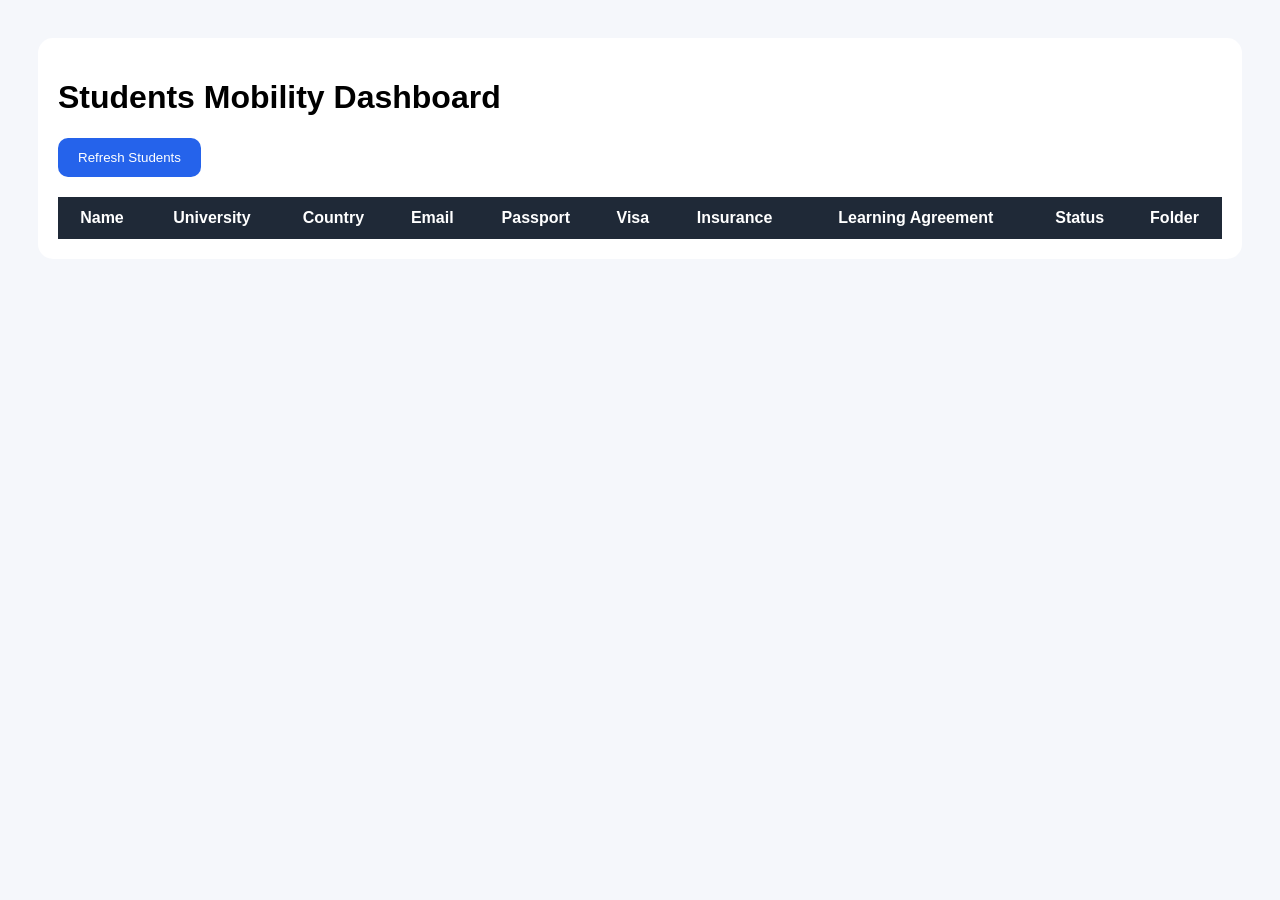
<file: 5/index.html>
<!DOCTYPE html>
<html>
<head>
  <title>ICM Students Dashboard</title>
  <link rel="stylesheet" href="style.css">
</head>
<body>

<div class="container">

  <h1>Students Mobility Dashboard</h1>

  <button onclick="loadStudents()">
    Refresh Students
  </button>

  <table id="studentsTable">
    <thead>
      <tr>
        <th>Name</th>
        <th>University</th>
        <th>Country</th>
        <th>Email</th>
        <th>Passport</th>
        <th>Visa</th>
        <th>Insurance</th>
        <th>Learning Agreement</th>
        <th>Status</th>
        <th>Folder</th>
      </tr>
    </thead>

    <tbody></tbody>

  </table>

</div>

<script src="app.js"></script>
</body>
</html>
</file>
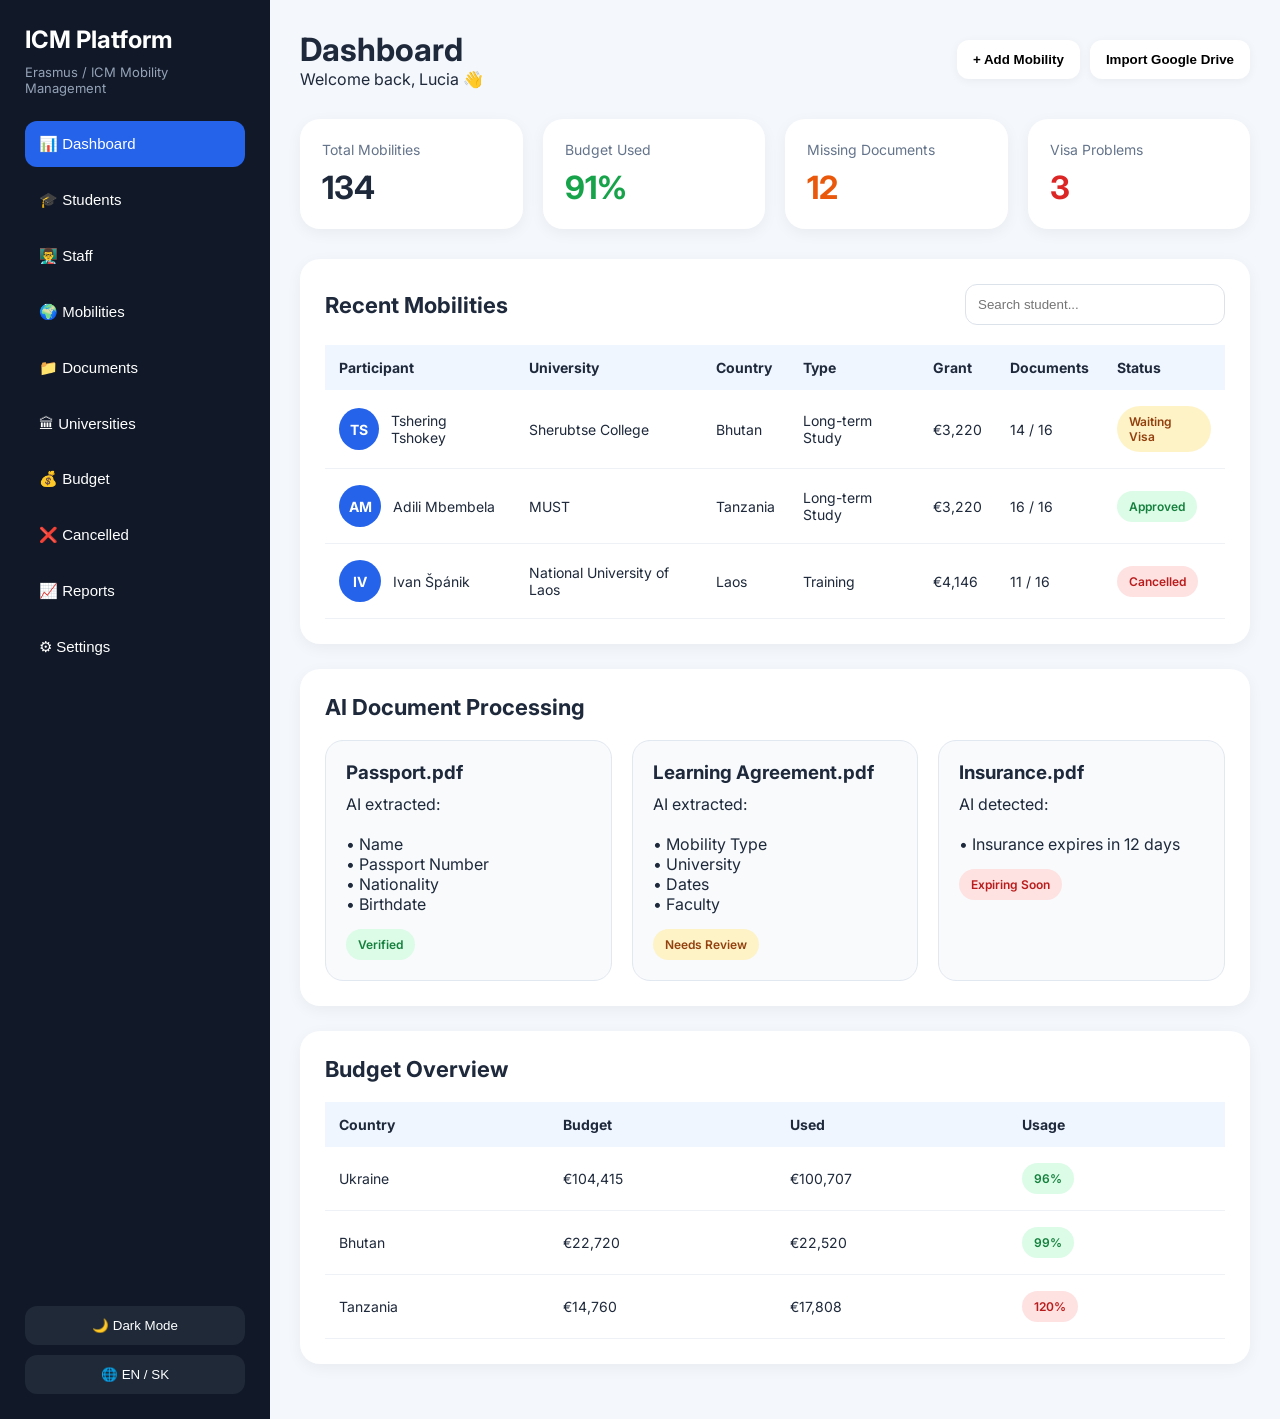
<file: 7/index.html>
<!DOCTYPE html>
<html lang="en">
<head>
<meta charset="UTF-8">
<meta name="viewport" content="width=device-width, initial-scale=1.0">
<title>ICM Mobility Management Platform</title>

<link rel="preconnect" href="https://fonts.googleapis.com">
<link href="https://fonts.googleapis.com/css2?family=Inter:wght@400;500;600;700&display=swap" rel="stylesheet">

<style>

*{
    margin:0;
    padding:0;
    box-sizing:border-box;
}

body{
    font-family:'Inter',sans-serif;
    background:#f4f7fb;
    color:#1e293b;
}

.container{
    display:flex;
    min-height:100vh;
}

/* SIDEBAR */

.sidebar{
    width:270px;
    background:#111827;
    color:white;
    padding:25px;
    display:flex;
    flex-direction:column;
    gap:25px;
}

.logo{
    font-size:24px;
    font-weight:700;
    margin-bottom:10px;
}

.subtitle{
    font-size:13px;
    color:#94a3b8;
}

.menu{
    display:flex;
    flex-direction:column;
    gap:10px;
}

.menu button{
    background:none;
    border:none;
    color:white;
    text-align:left;
    padding:14px;
    border-radius:12px;
    cursor:pointer;
    font-size:15px;
    transition:0.2s;
}

.menu button:hover{
    background:#1f2937;
}

.menu button.active{
    background:#2563eb;
}

.bottom{
    margin-top:auto;
}

.toggle{
    width:100%;
    padding:12px;
    border:none;
    border-radius:12px;
    cursor:pointer;
    background:#1f2937;
    color:white;
    margin-top:10px;
}

/* MAIN */

.main{
    flex:1;
    padding:30px;
}

/* TOPBAR */

.topbar{
    display:flex;
    justify-content:space-between;
    align-items:center;
    margin-bottom:30px;
}

.topbar h1{
    font-size:32px;
}

.top-actions{
    display:flex;
    gap:10px;
}

.top-actions button{
    padding:12px 16px;
    border:none;
    border-radius:12px;
    background:white;
    cursor:pointer;
    font-weight:600;
    box-shadow:0 2px 10px rgba(0,0,0,0.05);
}

/* CARDS */

.cards{
    display:grid;
    grid-template-columns:repeat(4,1fr);
    gap:20px;
    margin-bottom:30px;
}

.card{
    background:white;
    border-radius:20px;
    padding:22px;
    box-shadow:0 4px 15px rgba(0,0,0,0.05);
}

.card-title{
    color:#64748b;
    margin-bottom:10px;
    font-size:14px;
}

.card-value{
    font-size:32px;
    font-weight:700;
}

.green{
    color:#16a34a;
}

.orange{
    color:#ea580c;
}

.red{
    color:#dc2626;
}

/* TABLE */

.section{
    background:white;
    border-radius:20px;
    padding:25px;
    box-shadow:0 4px 15px rgba(0,0,0,0.05);
    margin-bottom:25px;
}

.section-header{
    display:flex;
    justify-content:space-between;
    align-items:center;
    margin-bottom:20px;
}

.section-header h2{
    font-size:22px;
}

.search{
    padding:12px;
    border:1px solid #dbe2ea;
    border-radius:12px;
    width:260px;
}

table{
    width:100%;
    border-collapse:collapse;
}

th{
    background:#eff6ff;
    padding:14px;
    text-align:left;
    font-size:14px;
}

td{
    padding:16px 14px;
    border-bottom:1px solid #eef2f7;
    font-size:14px;
}

.status{
    padding:8px 12px;
    border-radius:999px;
    font-size:12px;
    font-weight:600;
    display:inline-block;
}

.status-green{
    background:#dcfce7;
    color:#15803d;
}

.status-yellow{
    background:#fef3c7;
    color:#92400e;
}

.status-red{
    background:#fee2e2;
    color:#b91c1c;
}

.profile{
    display:flex;
    align-items:center;
    gap:12px;
}

.avatar{
    width:42px;
    height:42px;
    border-radius:50%;
    background:#2563eb;
    color:white;
    display:flex;
    align-items:center;
    justify-content:center;
    font-weight:700;
}

/* DOCUMENTS */

.docs{
    display:grid;
    grid-template-columns:repeat(3,1fr);
    gap:20px;
}

.doc-card{
    background:#f8fafc;
    border:1px solid #e2e8f0;
    border-radius:18px;
    padding:20px;
}

.doc-card h3{
    margin-bottom:10px;
}

.doc-status{
    margin-top:15px;
}

/* RESPONSIVE */

@media(max-width:1200px){

.cards{
    grid-template-columns:repeat(2,1fr);
}

.docs{
    grid-template-columns:1fr;
}

}

@media(max-width:800px){

.sidebar{
    display:none;
}

.cards{
    grid-template-columns:1fr;
}

}

</style>
</head>

<body>

<div class="container">

    <!-- SIDEBAR -->

    <aside class="sidebar">

        <div>
            <div class="logo">ICM Platform</div>
            <div class="subtitle">
                Erasmus / ICM Mobility Management
            </div>
        </div>

        <div class="menu">

            <button class="active">📊 Dashboard</button>
            <button>🎓 Students</button>
            <button>👨‍🏫 Staff</button>
            <button>🌍 Mobilities</button>
            <button>📁 Documents</button>
            <button>🏛 Universities</button>
            <button>💰 Budget</button>
            <button>❌ Cancelled</button>
            <button>📈 Reports</button>
            <button>⚙ Settings</button>

        </div>

        <div class="bottom">

            <button class="toggle">🌙 Dark Mode</button>
            <button class="toggle">🌐 EN / SK</button>

        </div>

    </aside>

    <!-- MAIN -->

    <main class="main">

        <!-- TOPBAR -->

        <div class="topbar">

            <div>
                <h1>Dashboard</h1>
                <p>
                    Welcome back, Lucia 👋
                </p>
            </div>

            <div class="top-actions">
                <button>+ Add Mobility</button>
                <button>Import Google Drive</button>
            </div>

        </div>

        <!-- STATS -->

        <div class="cards">

            <div class="card">
                <div class="card-title">
                    Total Mobilities
                </div>
                <div class="card-value">
                    134
                </div>
            </div>

            <div class="card">
                <div class="card-title">
                    Budget Used
                </div>
                <div class="card-value green">
                    91%
                </div>
            </div>

            <div class="card">
                <div class="card-title">
                    Missing Documents
                </div>
                <div class="card-value orange">
                    12
                </div>
            </div>

            <div class="card">
                <div class="card-title">
                    Visa Problems
                </div>
                <div class="card-value red">
                    3
                </div>
            </div>

        </div>

        <!-- STUDENTS TABLE -->

        <div class="section">

            <div class="section-header">

                <h2>Recent Mobilities</h2>

                <input
                    class="search"
                    placeholder="Search student..."
                >

            </div>

            <table>

                <thead>

                    <tr>
                        <th>Participant</th>
                        <th>University</th>
                        <th>Country</th>
                        <th>Type</th>
                        <th>Grant</th>
                        <th>Documents</th>
                        <th>Status</th>
                    </tr>

                </thead>

                <tbody>

                    <tr>

                        <td>

                            <div class="profile">

                                <div class="avatar">
                                    TS
                                </div>

                                <div>
                                    Tshering Tshokey
                                </div>

                            </div>

                        </td>

                        <td>
                            Sherubtse College
                        </td>

                        <td>
                            Bhutan
                        </td>

                        <td>
                            Long-term Study
                        </td>

                        <td>
                            €3,220
                        </td>

                        <td>
                            14 / 16
                        </td>

                        <td>
                            <span class="status status-yellow">
                                Waiting Visa
                            </span>
                        </td>

                    </tr>

                    <tr>

                        <td>

                            <div class="profile">

                                <div class="avatar">
                                    AM
                                </div>

                                <div>
                                    Adili Mbembela
                                </div>

                            </div>

                        </td>

                        <td>
                            MUST
                        </td>

                        <td>
                            Tanzania
                        </td>

                        <td>
                            Long-term Study
                        </td>

                        <td>
                            €3,220
                        </td>

                        <td>
                            16 / 16
                        </td>

                        <td>
                            <span class="status status-green">
                                Approved
                            </span>
                        </td>

                    </tr>

                    <tr>

                        <td>

                            <div class="profile">

                                <div class="avatar">
                                    IV
                                </div>

                                <div>
                                    Ivan Špánik
                                </div>

                            </div>

                        </td>

                        <td>
                            National University of Laos
                        </td>

                        <td>
                            Laos
                        </td>

                        <td>
                            Training
                        </td>

                        <td>
                            €4,146
                        </td>

                        <td>
                            11 / 16
                        </td>

                        <td>
                            <span class="status status-red">
                                Cancelled
                            </span>
                        </td>

                    </tr>

                </tbody>

            </table>

        </div>

        <!-- DOCUMENT SECTION -->

        <div class="section">

            <div class="section-header">

                <h2>AI Document Processing</h2>

            </div>

            <div class="docs">

                <div class="doc-card">

                    <h3>Passport.pdf</h3>

                    <p>
                        AI extracted:
                    </p>

                    <br>

                    <p>
                        • Name<br>
                        • Passport Number<br>
                        • Nationality<br>
                        • Birthdate
                    </p>

                    <div class="doc-status">

                        <span class="status status-green">
                            Verified
                        </span>

                    </div>

                </div>

                <div class="doc-card">

                    <h3>Learning Agreement.pdf</h3>

                    <p>
                        AI extracted:
                    </p>

                    <br>

                    <p>
                        • Mobility Type<br>
                        • University<br>
                        • Dates<br>
                        • Faculty
                    </p>

                    <div class="doc-status">

                        <span class="status status-yellow">
                            Needs Review
                        </span>

                    </div>

                </div>

                <div class="doc-card">

                    <h3>Insurance.pdf</h3>

                    <p>
                        AI detected:
                    </p>

                    <br>

                    <p>
                        • Insurance expires in 12 days
                    </p>

                    <div class="doc-status">

                        <span class="status status-red">
                            Expiring Soon
                        </span>

                    </div>

                </div>

            </div>

        </div>

        <!-- BUDGET -->

        <div class="section">

            <div class="section-header">

                <h2>Budget Overview</h2>

            </div>

            <table>

                <thead>

                    <tr>
                        <th>Country</th>
                        <th>Budget</th>
                        <th>Used</th>
                        <th>Usage</th>
                    </tr>

                </thead>

                <tbody>

                    <tr>
                        <td>Ukraine</td>
                        <td>€104,415</td>
                        <td>€100,707</td>
                        <td>
                            <span class="status status-green">
                                96%
                            </span>
                        </td>
                    </tr>

                    <tr>
                        <td>Bhutan</td>
                        <td>€22,720</td>
                        <td>€22,520</td>
                        <td>
                            <span class="status status-green">
                                99%
                            </span>
                        </td>
                    </tr>

                    <tr>
                        <td>Tanzania</td>
                        <td>€14,760</td>
                        <td>€17,808</td>
                        <td>
                            <span class="status status-red">
                                120%
                            </span>
                        </td>
                    </tr>

                </tbody>

            </table>

        </div>

    </main>

</div>

</body>
</html>
</file>
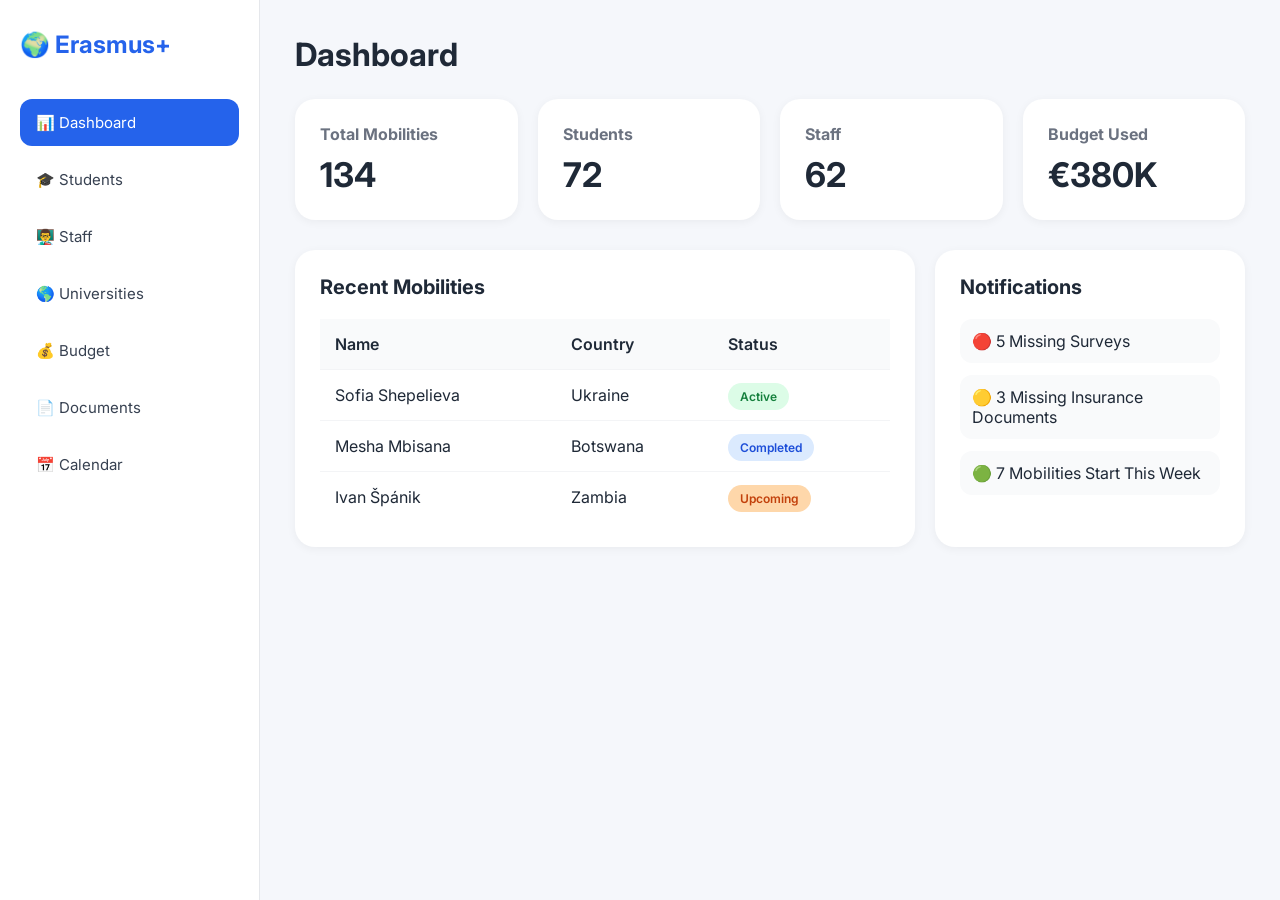
<file: 8/index.html>
<!DOCTYPE html>
<html lang="en">
<head>
    <meta charset="UTF-8">
    <meta name="viewport" content="width=device-width, initial-scale=1.0">
    <title>Erasmus Mobility Portal</title>

    <link rel="stylesheet" href="style.css">

    <link href="https://fonts.googleapis.com/css2?family=Inter:wght@300;400;500;600;700&display=swap" rel="stylesheet">
</head>

<body>

<div class="sidebar">

    <div class="logo">
        🌍 Erasmus+
    </div>

    <div class="menu">

        <button class="menu-btn active" onclick="openTab('dashboard')">
            📊 Dashboard
        </button>

        <button class="menu-btn" onclick="openTab('students')">
            🎓 Students
        </button>

        <button class="menu-btn" onclick="openTab('staff')">
            👨‍🏫 Staff
        </button>

        <button class="menu-btn" onclick="openTab('universities')">
            🌎 Universities
        </button>

        <button class="menu-btn" onclick="openTab('budget')">
            💰 Budget
        </button>

        <button class="menu-btn" onclick="openTab('documents')">
            📄 Documents
        </button>

        <button class="menu-btn" onclick="openTab('calendar')">
            📅 Calendar
        </button>

    </div>

</div>

<div class="main-content">

    <!-- DASHBOARD -->

    <section id="dashboard" class="tab active-tab">

        <h1>Dashboard</h1>

        <div class="cards">

            <div class="card">
                <h3>Total Mobilities</h3>
                <p>134</p>
            </div>

            <div class="card">
                <h3>Students</h3>
                <p>72</p>
            </div>

            <div class="card">
                <h3>Staff</h3>
                <p>62</p>
            </div>

            <div class="card">
                <h3>Budget Used</h3>
                <p>€380K</p>
            </div>

        </div>

        <div class="dashboard-grid">

            <div class="panel">

                <h2>Recent Mobilities</h2>

                <table>

                    <tr>
                        <th>Name</th>
                        <th>Country</th>
                        <th>Status</th>
                    </tr>

                    <tr>
                        <td>Sofia Shepelieva</td>
                        <td>Ukraine</td>
                        <td><span class="status green">Active</span></td>
                    </tr>

                    <tr>
                        <td>Mesha Mbisana</td>
                        <td>Botswana</td>
                        <td><span class="status blue">Completed</span></td>
                    </tr>

                    <tr>
                        <td>Ivan Špánik</td>
                        <td>Zambia</td>
                        <td><span class="status orange">Upcoming</span></td>
                    </tr>

                </table>

            </div>

            <div class="panel">

                <h2>Notifications</h2>

                <div class="notification">
                    🔴 5 Missing Surveys
                </div>

                <div class="notification">
                    🟡 3 Missing Insurance Documents
                </div>

                <div class="notification">
                    🟢 7 Mobilities Start This Week
                </div>

            </div>

        </div>

    </section>

    <!-- STUDENTS -->

    <section id="students" class="tab">

        <div class="page-header">

            <h1>Students</h1>

            <input
                type="text"
                placeholder="Search student..."
                id="studentSearch"
            >

        </div>

        <div class="students-grid" id="studentsGrid">

            <div class="student-card">

                <h3>Sofia Shepelieva</h3>

                <p>🇺🇦 Ukraine</p>

                <p>KNUBA</p>

                <span class="badge green">
                    Active
                </span>

            </div>

            <div class="student-card">

                <h3>Mesha Mbisana</h3>

                <p>🇧🇼 Botswana</p>

                <p>University of Botswana</p>

                <span class="badge blue">
                    Completed
                </span>

            </div>

            <div class="student-card">

                <h3>Kseniia Vii</h3>

                <p>🇺🇦 Ukraine</p>

                <p>Taras Shevchenko University</p>

                <span class="badge green">
                    Active
                </span>

            </div>

            <div class="student-card">

                <h3>Tatenda Runganga</h3>

                <p>🇿🇦 South Africa</p>

                <p>University of the Western Cape</p>

                <span class="badge orange">
                    Upcoming
                </span>

            </div>

        </div>

    </section>

    <!-- STAFF -->

    <section id="staff" class="tab">

        <h1>Staff Mobilities</h1>

        <div class="panel">

            <table>

                <tr>
                    <th>Name</th>
                    <th>Type</th>
                    <th>Country</th>
                    <th>Status</th>
                </tr>

                <tr>
                    <td>Ivan Špánik</td>
                    <td>Teaching</td>
                    <td>Bhutan</td>
                    <td>Upcoming</td>
                </tr>

                <tr>
                    <td>Olena Verenych</td>
                    <td>Teaching</td>
                    <td>Ukraine</td>
                    <td>Completed</td>
                </tr>

                <tr>
                    <td>Osden Jokonya</td>
                    <td>Teaching</td>
                    <td>South Africa</td>
                    <td>Active</td>
                </tr>

            </table>

        </div>

    </section>

    <!-- UNIVERSITIES -->

    <section id="universities" class="tab">

        <h1>Partner Universities</h1>

        <div class="universities-grid">

            <div class="uni-card">
                <h3>KNUBA</h3>
                <p>Ukraine</p>
                <p>11 Mobilities</p>
            </div>

            <div class="uni-card">
                <h3>University of Botswana</h3>
                <p>Botswana</p>
                <p>6 Mobilities</p>
            </div>

            <div class="uni-card">
                <h3>University of Zambia</h3>
                <p>Zambia</p>
                <p>6 Mobilities</p>
            </div>

            <div class="uni-card">
                <h3>Sherubtse College</h3>
                <p>Bhutan</p>
                <p>10 Mobilities</p>
            </div>

        </div>

    </section>

    <!-- BUDGET -->

    <section id="budget" class="tab">

        <h1>Budget Overview</h1>

        <div class="panel">

            <table>

                <tr>
                    <th>Country</th>
                    <th>Budget</th>
                    <th>Used</th>
                </tr>

                <tr>
                    <td>Ukraine</td>
                    <td>€104,415</td>
                    <td>96%</td>
                </tr>

                <tr>
                    <td>Bhutan</td>
                    <td>€22,720</td>
                    <td>99%</td>
                </tr>

                <tr>
                    <td>Botswana</td>
                    <td>€28,440</td>
                    <td>94%</td>
                </tr>

            </table>

        </div>

    </section>

    <!-- DOCUMENTS -->

    <section id="documents" class="tab">

        <h1>Documents Tracker</h1>

        <div class="documents-list">

            <div class="document-item">

                <h3>Sofia Shepelieva</h3>

                <div class="progress-bar">
                    <div class="progress" style="width:90%"></div>
                </div>

                <p>90% completed</p>

            </div>

            <div class="document-item">

                <h3>Mesha Mbisana</h3>

                <div class="progress-bar">
                    <div class="progress" style="width:100%"></div>
                </div>

                <p>100% completed</p>

            </div>

        </div>

    </section>

    <!-- CALENDAR -->

    <section id="calendar" class="tab">

        <h1>Upcoming Events</h1>

        <div class="panel">

            <ul class="calendar-list">

                <li>
                    13 June — Osden Jokonya Arrival
                </li>

                <li>
                    15 June — Teaching Mobility Starts
                </li>

                <li>
                    28 June — Mobility Ends
                </li>

                <li>
                    04 July — Student Departure
                </li>

            </ul>

        </div>

    </section>

</div>

<script src="script.js"></script>

</body>
</html>
</file>
<file: 1/style.css>
*{
  margin:0;
  padding:0;
  box-sizing:border-box;
  font-family:Inter,sans-serif;
}

body{
  background:#f5f7fb;
  display:flex;
  height:100vh;
  overflow:hidden;
  color:#1f2937;
}

/* SIDEBAR */

.sidebar{
  width:250px;
  background:white;
  border-right:1px solid #e5e7eb;
  padding:20px;
  overflow-y:auto;
}

.logo{
  font-size:24px;
  font-weight:700;
  margin-bottom:30px;
  color:#2563eb;
}

.menu-title{
  font-size:12px;
  text-transform:uppercase;
  color:#9ca3af;
  margin-top:25px;
  margin-bottom:10px;
}

.menu-item{
  padding:12px 14px;
  border-radius:10px;
  margin-bottom:6px;
  cursor:pointer;
  transition:0.2s;
  font-size:15px;
}

.menu-item:hover{
  background:#eff6ff;
  color:#2563eb;
}

.active{
  background:#2563eb;
  color:white;
}

.submenu{
  margin-left:15px;
}

/* MAIN */

.main{
  flex:1;
  display:flex;
  flex-direction:column;
}

/* TOPBAR */

.topbar{
  height:72px;
  background:white;
  border-bottom:1px solid #e5e7eb;
  display:flex;
  align-items:center;
  justify-content:space-between;
  padding:0 25px;
}

.search{
  width:350px;
  padding:12px 16px;
  border:1px solid #d1d5db;
  border-radius:10px;
  outline:none;
}

.top-actions{
  display:flex;
  align-items:center;
  gap:20px;
}

.notification,
.profile{
  width:40px;
  height:40px;
  border-radius:50%;
  background:#e5e7eb;
  display:flex;
  align-items:center;
  justify-content:center;
}

/* CONTENT */

.content{
  padding:25px;
  overflow-y:auto;
}

.page-title{
  font-size:30px;
  font-weight:700;
  margin-bottom:20px;
}

/* CARDS */

.cards{
  display:grid;
  grid-template-columns:repeat(4,1fr);
  gap:20px;
  margin-bottom:25px;
}

.card{
  background:white;
  padding:20px;
  border-radius:18px;
}

.card-title{
  color:#6b7280;
  margin-bottom:10px;
  font-size:14px;
}

.card-value{
  font-size:30px;
  font-weight:700;
}

/* FILTERS */

.filters{
  display:flex;
  gap:12px;
  margin-bottom:20px;
  flex-wrap:wrap;
}

.filter{
  background:white;
  border:1px solid #d1d5db;
  padding:10px 14px;
  border-radius:10px;
}

/* TABLE */

.table-container{
  background:white;
  border-radius:18px;
  overflow:hidden;
}

table{
  width:100%;
  border-collapse:collapse;
}

thead{
  background:#f9fafb;
}

th,
td{
  text-align:left;
  padding:18px;
  border-bottom:1px solid #f1f5f9;
  font-size:14px;
}

tr:hover{
  background:#f9fafb;
  cursor:pointer;
}

/* STATUS */

.status{
  padding:6px 12px;
  border-radius:999px;
  font-size:12px;
  font-weight:600;
}

.green{
  background:#dcfce7;
  color:#166534;
}

.yellow{
  background:#fef9c3;
  color:#854d0e;
}

.red{
  background:#fee2e2;
  color:#991b1b;
}

/* RIGHT PANEL */

.right-panel{
  position:fixed;
  top:0;
  right:-450px;
  width:450px;
  height:100vh;
  background:white;
  border-left:1px solid #e5e7eb;
  transition:0.3s;
  overflow-y:auto;
  padding:25px;
}

.right-panel.active{
  right:0;
}

.close-btn{
  float:right;
  cursor:pointer;
  font-size:20px;
}

.participant-name{
  font-size:28px;
  font-weight:700;
  margin-bottom:8px;
}

.participant-subtitle{
  color:#6b7280;
  margin-bottom:25px;
}

/* SECTIONS */

.section{
  margin-bottom:30px;
}

.section-title{
  font-size:18px;
  font-weight:700;
  margin-bottom:15px;
}

.info-grid{
  display:grid;
  grid-template-columns:1fr 1fr;
  gap:12px;
}

.info-item{
  background:#f9fafb;
  padding:12px;
  border-radius:12px;
}

.info-label{
  font-size:12px;
  color:#6b7280;
  margin-bottom:5px;
}

.info-value{
  font-weight:600;
}

/* NOTES */

.note{
  background:#f9fafb;
  border-radius:12px;
  padding:14px;
  margin-bottom:12px;
}

.note-date{
  font-size:12px;
  color:#6b7280;
  margin-bottom:8px;
}

.note-input{
  width:100%;
  height:100px;
  border:1px solid #d1d5db;
  border-radius:12px;
  padding:12px;
  resize:none;
  margin-top:10px;
}

.btn{
  margin-top:12px;
  padding:12px 16px;
  background:#2563eb;
  color:white;
  border:none;
  border-radius:10px;
  cursor:pointer;
  font-weight:600;
}
</file>
<file: 2/style.css>
*{
    margin:0;
    padding:0;
    box-sizing:border-box;
}

:root{
    --bg:#f5f7fb;
    --card:#ffffff;
    --border:#e6eaf2;
    --text:#101828;
    --muted:#667085;
    --shadow:0 8px 30px rgba(16,24,40,0.06);
}

body{
    font-family:'Inter',sans-serif;
    background:var(--bg);
    color:var(--text);
}

body.dark-mode{
    background:#0f172a;
    color:#fff;
}

.app{
    display:flex;
}

/* SIDEBAR */

.sidebar{
    width:280px;
    height:100vh;
    background:#fff;
    border-right:1px solid var(--border);
    position:fixed;
    left:0;
    top:0;
    overflow:hidden;
    z-index:100;
}

.sidebar-top{
    padding:24px;
    border-bottom:1px solid var(--border);
}

.logo{
    display:flex;
    align-items:center;
    gap:14px;
}

.logo-icon{
    width:48px;
    height:48px;
    border-radius:16px;
    background:#4f46e5;
    color:#fff;
    display:flex;
    align-items:center;
    justify-content:center;
    font-weight:700;
    font-size:22px;
}

.logo h2{
    font-size:18px;
}

.logo p{
    color:var(--muted);
    font-size:13px;
}

.sidebar-scroll{
    padding:20px;
    overflow-y:auto;
    height:calc(100vh - 100px);
}

.sidebar-title{
    margin:24px 0 12px;
    font-size:12px;
    font-weight:700;
    color:#98a2b3;
    text-transform:uppercase;
}

.menu-item{
    display:flex;
    align-items:center;
    gap:12px;
    padding:14px 16px;
    border-radius:14px;
    margin-bottom:6px;
    cursor:pointer;
    transition:0.3s;
    font-weight:500;
}

.menu-item:hover{
    background:#f3f4f6;
}

.menu-item.active{
    background:#eef2ff;
    color:#4338ca;
}

.menu-item.active-sub{
    background:#111827;
    color:#fff;
}

/* MAIN */

.main{
    margin-left:280px;
    width:calc(100% - 280px);
}

/* TOPBAR */

.topbar{
    position:sticky;
    top:0;
    z-index:50;
    background:rgba(255,255,255,0.95);
    backdrop-filter:blur(12px);
    border-bottom:1px solid var(--border);
    padding:18px 30px;
    display:flex;
    align-items:center;
    justify-content:space-between;
}

.search-box{
    width:420px;
}

.search-box input{
    width:100%;
    border:none;
    background:#f3f4f6;
    border-radius:14px;
    padding:14px 18px;
    outline:none;
    font-size:14px;
}

.topbar-right{
    display:flex;
    align-items:center;
    gap:14px;
}

.top-btn,
.icon-btn{
    border:none;
    background:#fff;
    border:1px solid var(--border);
    border-radius:14px;
    padding:12px 16px;
    cursor:pointer;
    transition:0.3s;
    font-weight:600;
}

.top-btn:hover,
.icon-btn:hover{
    transform:translateY(-2px);
    box-shadow:var(--shadow);
}

.profile{
    display:flex;
    align-items:center;
    gap:12px;
    background:#fff;
    border:1px solid var(--border);
    padding:8px 12px;
    border-radius:16px;
}

.profile-avatar{
    width:42px;
    height:42px;
    border-radius:50%;
    background:#111827;
    color:#fff;
    display:flex;
    align-items:center;
    justify-content:center;
    font-weight:700;
}

.profile p{
    font-size:12px;
    color:var(--muted);
}

/* CONTENT */

.content{
    padding:32px;
}

.page-header{
    display:flex;
    justify-content:space-between;
    align-items:center;
    margin-bottom:28px;
}

.page-header h1{
    font-size:34px;
    margin-bottom:8px;
}

.page-header p{
    color:var(--muted);
}

.primary-btn{
    border:none;
    background:#111827;
    color:#fff;
    padding:14px 20px;
    border-radius:14px;
    cursor:pointer;
    font-weight:600;
    transition:0.3s;
}

.primary-btn:hover{
    transform:translateY(-2px);
}

/* STATS */

.stats-grid{
    display:grid;
    grid-template-columns:repeat(4,1fr);
    gap:20px;
    margin-bottom:24px;
}

.stat-card{
    background:#fff;
    padding:24px;
    border-radius:20px;
    box-shadow:var(--shadow);
    border:1px solid var(--border);
}

.stat-top{
    display:flex;
    justify-content:space-between;
    margin-bottom:18px;
}

.stat-card h2{
    font-size:34px;
    margin-bottom:8px;
}

.stat-card p{
    color:var(--muted);
}

.stat-trend{
    font-size:12px;
    font-weight:700;
    padding:6px 10px;
    border-radius:999px;
}

.positive{
    background:#dcfce7;
    color:#166534;
}

.negative{
    background:#fee2e2;
    color:#991b1b;
}

.neutral{
    background:#e0f2fe;
    color:#075985;
}

/* WARNING */

.warning-bar{
    background:#fff7ed;
    border:1px solid #fed7aa;
    color:#9a3412;
    padding:18px 22px;
    border-radius:18px;
    margin-bottom:24px;
    font-weight:600;
}

/* FILTERS */

.filters{
    display:flex;
    gap:14px;
    margin-bottom:24px;
    flex-wrap:wrap;
}

.filter-group{
    position:relative;
}

.filter-btn{
    border:none;
    background:#fff;
    border:1px solid var(--border);
    border-radius:14px;
    padding:12px 18px;
    cursor:pointer;
    display:flex;
    align-items:center;
    gap:12px;
    font-weight:600;
}

.dropdown{
    position:absolute;
    top:58px;
    left:0;
    width:220px;
    background:#fff;
    border-radius:18px;
    box-shadow:var(--shadow);
    border:1px solid var(--border);
    padding:10px;
    display:none;
    z-index:30;
}

.dropdown.show{
    display:block;
    animation:fadeIn 0.2s ease;
}

.dropdown-item{
    padding:12px;
    border-radius:12px;
    cursor:pointer;
    transition:0.3s;
}

.dropdown-item:hover{
    background:#f3f4f6;
}

/* TABLE */

.table-card{
    background:#fff;
    border-radius:22px;
    border:1px solid var(--border);
    box-shadow:var(--shadow);
    overflow:hidden;
}

.table-top{
    padding:24px;
    display:flex;
    justify-content:space-between;
    align-items:center;
    border-bottom:1px solid var(--border);
}

.table-top p{
    color:var(--muted);
    margin-top:6px;
}

.ghost-btn{
    border:none;
    background:#f3f4f6;
    padding:12px 16px;
    border-radius:14px;
    font-weight:600;
    cursor:pointer;
}

.table-wrapper{
    overflow:auto;
}

table{
    width:100%;
    border-collapse:collapse;
    min-width:1500px;
}

thead{
    background:#f9fafb;
}

th{
    text-align:left;
    padding:18px;
    font-size:13px;
    color:#667085;
    border-bottom:1px solid var(--border);
}

td{
    padding:18px;
    border-bottom:1px solid #f1f5f9;
    font-size:14px;
}

tbody tr{
    transition:0.3s;
    cursor:pointer;
}

tbody tr:hover{
    background:#f8fafc;
}

/* BADGES */

.badge{
    padding:8px 12px;
    border-radius:999px;
    font-size:12px;
    font-weight:700;
    display:inline-flex;
    align-items:center;
}

.blue{
    background:#dbeafe;
    color:#1d4ed8;
}

.pink{
    background:#fce7f3;
    color:#be185d;
}

.yellow{
    background:#fef3c7;
    color:#92400e;
}

.red{
    background:#fee2e2;
    color:#b91c1c;
}

.green{
    background:#dcfce7;
    color:#166534;
}

/* PANEL */

.overlay{
    position:fixed;
    inset:0;
    background:rgba(15,23,42,0.45);
    opacity:0;
    visibility:hidden;
    transition:0.3s;
    z-index:150;
}

.overlay.show{
    opacity:1;
    visibility:visible;
}

.detail-panel{
    position:fixed;
    right:-520px;
    top:0;
    width:520px;
    height:100vh;
    background:#fff;
    z-index:200;
    transition:0.4s ease;
    box-shadow:-10px 0 40px rgba(0,0,0,0.08);
    display:flex;
    flex-direction:column;
}

.detail-panel.open{
    right:0;
}

.panel-header{
    padding:24px;
    border-bottom:1px solid var(--border);
    display:flex;
    justify-content:space-between;
    align-items:flex-start;
}

.panel-header p{
    margin-top:6px;
    color:var(--muted);
}

.close-btn{
    border:none;
    background:#f3f4f6;
    width:42px;
    height:42px;
    border-radius:12px;
    cursor:pointer;
}

.panel-content{
    padding:24px;
    overflow:auto;
}

.panel-section{
    margin-bottom:32px;
}

.section-title{
    font-size:13px;
    font-weight:800;
    color:#98a2b3;
    margin-bottom:18px;
}

.status-grid{
    display:grid;
    grid-template-columns:1fr 1fr;
    gap:14px;
}

.info-box{
    border:1px solid var(--border);
    border-radius:16px;
    padding:18px;
}

.small-label{
    display:block;
    margin-bottom:12px;
    color:var(--muted);
    font-size:13px;
}

.info-grid{
    display:grid;
    grid-template-columns:1fr 1fr;
    gap:14px;
}

.info-item{
    background:#f9fafb;
    padding:16px;
    border-radius:16px;
}

.info-item.full{
    grid-column:span 2;
}

.info-item span{
    display:block;
    font-size:12px;
    color:#667085;
    margin-bottom:8px;
}

.docs-list{
    display:flex;
    flex-direction:column;
    gap:12px;
}

.doc-row{
    display:flex;
    justify-content:space-between;
    align-items:center;
    border:1px solid var(--border);
    border-radius:16px;
    padding:16px;
}

.doc-actions{
    display:flex;
    align-items:center;
    gap:12px;
}

.doc-actions button{
    border:none;
    background:#111827;
    color:#fff;
    padding:10px 14px;
    border-radius:10px;
    cursor:pointer;
}

.doc-status{
    width:12px;
    height:12px;
    border-radius:50%;
}

/* ========================= */
/* TABS */
/* ========================= */

.tabs-nav{
    display:flex;
    gap:12px;
    margin-bottom:28px;
    flex-wrap:wrap;
}

.tab-btn{
    border:none;
    background:#fff;
    border:1px solid var(--border);
    padding:14px 20px;
    border-radius:14px;
    cursor:pointer;
    font-weight:600;
    transition:0.3s;
}

.tab-btn:hover{
    transform:translateY(-2px);
}

.active-tab{
    background:#111827;
    color:#fff;
}

.tab-page{
    display:none;
}

.active-page{
    display:block;
}

/* ========================= */
/* DASHBOARD */
/* ========================= */

.dashboard-grid{
    display:grid;
    grid-template-columns:2fr 1fr;
    gap:24px;
}

.dashboard-card{
    background:#fff;
    border-radius:22px;
    padding:24px;
    border:1px solid var(--border);
    box-shadow:var(--shadow);
}

.card-header{
    margin-bottom:24px;
}

.card-header p{
    color:var(--muted);
    margin-top:6px;
}

.fake-chart{
    height:320px;
    display:flex;
    align-items:flex-end;
}

.chart-bars{
    display:flex;
    align-items:flex-end;
    gap:18px;
    width:100%;
    height:100%;
}

.bar-wrapper{
    flex:1;
    display:flex;
    flex-direction:column;
    justify-content:flex-end;
    align-items:center;
    gap:10px;
}

.bar{
    width:100%;
    border-radius:18px 18px 8px 8px;
    background:linear-gradient(
        180deg,
        #6366f1,
        #4338ca
    );
    transition:0.3s;
}

.bar:hover{
    transform:scaleY(1.05);
}

.country-list{
    display:flex;
    flex-direction:column;
    gap:16px;
}

.country-row{
    display:flex;
    justify-content:space-between;
    padding:14px;
    border-radius:14px;
    background:#f9fafb;
}

/* ========================= */
/* GENERIC */
/* ========================= */

.page-section{
    background:#fff;
    border-radius:24px;
    padding:28px;
    border:1px solid var(--border);
    box-shadow:var(--shadow);
}

.section-header{
    display:flex;
    justify-content:space-between;
    align-items:center;
    margin-bottom:28px;
}

.student-grid,
.docs-grid,
.finance-grid{
    display:grid;
    grid-template-columns:repeat(4,1fr);
    gap:18px;
    margin-bottom:28px;
}

.mini-card,
.doc-stat,
.finance-card{
    background:#f9fafb;
    border-radius:20px;
    padding:24px;
}

.mini-card h1,
.doc-stat h1,
.finance-card h1{
    font-size:38px;
    margin:12px 0;
}

/* ========================= */
/* KANBAN */
/* ========================= */

.kanban{
    display:grid;
    grid-template-columns:repeat(3,1fr);
    gap:20px;
}

.kanban-column{
    background:#f8fafc;
    padding:18px;
    border-radius:20px;
}

.kanban-title{
    font-weight:700;
    margin-bottom:16px;
}

.kanban-card{
    background:#fff;
    padding:16px;
    border-radius:16px;
    margin-bottom:14px;
    border:1px solid var(--border);
}

/* ========================= */
/* STAFF */
/* ========================= */

.staff-cards{
    display:grid;
    grid-template-columns:repeat(3,1fr);
    gap:18px;
    margin-bottom:28px;
}

.staff-card{
    background:#f9fafb;
    padding:20px;
    border-radius:20px;
    display:flex;
    align-items:center;
    gap:16px;
}

.staff-avatar{
    width:56px;
    height:56px;
    border-radius:18px;
    background:#111827;
    color:#fff;
    display:flex;
    align-items:center;
    justify-content:center;
    font-weight:700;
}

.pink-bg{
    background:#ec4899;
}

.blue-bg{
    background:#2563eb;
}

/* ========================= */
/* TIMELINE */
/* ========================= */

.timeline{
    display:flex;
    flex-direction:column;
    gap:20px;
}

.timeline-item{
    display:flex;
    gap:18px;
}

.timeline-dot{
    width:16px;
    height:16px;
    background:#4338ca;
    border-radius:50%;
    margin-top:6px;
}

.timeline-content{
    background:#f9fafb;
    padding:18px;
    border-radius:18px;
    width:100%;
}

/* ========================= */
/* DOCUMENTS */
/* ========================= */

.documents-table{
    display:flex;
    flex-direction:column;
    gap:14px;
}

.doc-table-row{
    display:flex;
    justify-content:space-between;
    padding:18px;
    border-radius:18px;
    background:#f9fafb;
}

/* ========================= */
/* FINANCE */
/* ========================= */

.progress-section{
    display:flex;
    flex-direction:column;
    gap:24px;
}

.progress-top{
    display:flex;
    justify-content:space-between;
    margin-bottom:10px;
    font-weight:600;
}

.progress-bar{
    width:100%;
    height:16px;
    background:#e5e7eb;
    border-radius:999px;
    overflow:hidden;
}

.progress-fill{
    height:100%;
    border-radius:999px;
    background:linear-gradient(
        90deg,
        #4f46e5,
        #7c3aed
    );
}

/* ========================= */
/* REPORTS */
/* ========================= */

.reports-grid{
    display:grid;
    grid-template-columns:repeat(3,1fr);
    gap:20px;
    margin-bottom:30px;
}

.report-card{
    background:#f9fafb;
    padding:24px;
    border-radius:20px;
}

.report-card p{
    margin:14px 0 20px;
    color:var(--muted);
}

.report-card button{
    border:none;
    background:#111827;
    color:#fff;
    padding:12px 18px;
    border-radius:12px;
    cursor:pointer;
}

.pie-chart-card{
    background:#f9fafb;
    padding:40px;
    border-radius:24px;
    display:flex;
    flex-direction:column;
    align-items:center;
}

.fake-pie{
    width:220px;
    height:220px;
    border-radius:50%;
    background:conic-gradient(
        #4338ca 0% 91%,
        #e5e7eb 91% 100%
    );
    display:flex;
    align-items:center;
    justify-content:center;
    margin-bottom:20px;
}

.pie-center{
    width:130px;
    height:130px;
    border-radius:50%;
    background:#fff;
    display:flex;
    align-items:center;
    justify-content:center;
    font-size:34px;
    font-weight:800;
}

/* ========================= */
/* SETTINGS */
/* ========================= */

.settings-grid{
    display:flex;
    flex-direction:column;
    gap:20px;
}

.setting-box{
    background:#f9fafb;
    padding:24px;
    border-radius:20px;
    display:flex;
    justify-content:space-between;
    align-items:center;
}

/* SWITCH */

.switch{
    position:relative;
    display:inline-block;
    width:60px;
    height:34px;
}

.switch input{
    opacity:0;
    width:0;
    height:0;
}

.slider{
    position:absolute;
    inset:0;
    background:#d1d5db;
    border-radius:999px;
    cursor:pointer;
    transition:0.3s;
}

.slider::before{
    content:"";
    position:absolute;
    width:26px;
    height:26px;
    left:4px;
    top:4px;
    background:#fff;
    border-radius:50%;
    transition:0.3s;
}

.switch input:checked + .slider{
    background:#4338ca;
}

.switch input:checked + .slider::before{
    transform:translateX(26px);
}

/* RESPONSIVE */

@media(max-width:1200px){

    .dashboard-grid,
    .student-grid,
    .docs-grid,
    .finance-grid,
    .staff-cards,
    .reports-grid,
    .kanban{
        grid-template-columns:1fr;
    }

}

.green-dot{
    background:#22c55e;
}

.red-dot{
    background:#ef4444;
}

.drive-btn{
    width:100%;
    margin-top:18px;
    border:none;
    background:#2563eb;
    color:#fff;
    padding:14px;
    border-radius:14px;
    cursor:pointer;
    font-weight:700;
}

.notes{
    display:flex;
    flex-direction:column;
    gap:14px;
    margin-bottom:16px;
}

.note{
    background:#f9fafb;
    border-radius:16px;
    padding:16px;
}

.note-top{
    display:flex;
    justify-content:space-between;
    margin-bottom:10px;
}

.note-top span{
    font-size:12px;
    color:#667085;
}

textarea{
    width:100%;
    min-height:120px;
    border:1px solid var(--border);
    border-radius:16px;
    padding:16px;
    resize:none;
    outline:none;
    margin-bottom:14px;
    font-family:'Inter',sans-serif;
}

.full-btn{
    width:100%;
}

/* ANIMATION */

@keyframes fadeIn{
    from{
        opacity:0;
        transform:translateY(-10px);
    }

    to{
        opacity:1;
        transform:translateY(0);
    }
}

/* RESPONSIVE */

@media(max-width:1200px){

    .stats-grid{
        grid-template-columns:repeat(2,1fr);
    }

}

@media(max-width:900px){

    .sidebar{
        display:none;
    }

    .main{
        margin-left:0;
        width:100%;
    }

    .topbar{
        flex-direction:column;
        gap:16px;
        align-items:flex-start;
    }

    .search-box{
        width:100%;
    }

    .stats-grid{
        grid-template-columns:1fr;
    }

    .detail-panel{
        width:100%;
    }

}
</file>
<file: 3/style.css>
*{
  margin:0;
  padding:0;
  box-sizing:border-box;
}

:root{
  --bg:#f4f7fb;
  --card:#ffffff;
  --text:#111827;
  --muted:#6b7280;
  --border:#e5e7eb;
  --shadow:0 10px 30px rgba(0,0,0,0.06);
  --primary:#2563eb;
  --success:#10b981;
  --warning:#f59e0b;
  --danger:#ef4444;
}

body.dark{
  --bg:#0f172a;
  --card:#111827;
  --text:#f8fafc;
  --muted:#94a3b8;
  --border:#1e293b;
  --shadow:0 10px 30px rgba(0,0,0,0.5);
}

body{
  font-family:'Inter',sans-serif;
  background:var(--bg);
  color:var(--text);
  transition:.3s;
}

.app-layout{
  display:flex;
  min-height:100vh;
}

.sidebar{
  width:290px;
  background:var(--card);
  border-right:1px solid var(--border);
  position:fixed;
  top:0;
  left:0;
  bottom:0;
  overflow:hidden;
  z-index:100;
}

.sidebar-scroll{
  overflow-y:auto;
  height:calc(100vh - 100px);
  padding-bottom:100px;
}

.logo-area{
  display:flex;
  align-items:center;
  gap:14px;
  padding:24px;
  border-bottom:1px solid var(--border);
}

.logo-box{
  width:52px;
  height:52px;
  border-radius:16px;
  background:linear-gradient(135deg,#2563eb,#60a5fa);
  display:flex;
  align-items:center;
  justify-content:center;
  color:white;
  font-weight:800;
}

.logo-area h2{
  font-size:18px;
}

.logo-area p{
  font-size:13px;
  color:var(--muted);
}

.nav-section{
  padding:18px;
}

.nav-title{
  font-size:11px;
  font-weight:700;
  color:var(--muted);
  margin-bottom:14px;
}

.nav-item,
.sub-nav{
  width:100%;
  border:none;
  background:none;
  color:var(--text);
  padding:14px;
  border-radius:14px;
  display:flex;
  align-items:center;
  gap:12px;
  cursor:pointer;
  transition:.2s;
  margin-bottom:6px;
  text-align:left;
}

.sub-nav{
  padding-left:42px;
  font-size:14px;
}

.nav-item:hover,
.sub-nav:hover{
  background:#2563eb15;
}

.active{
  background:#2563eb !important;
  color:white !important;
}

.nav-group{
  margin-bottom:14px;
}

.nav-group-title{
  display:flex;
  gap:12px;
  padding:12px 14px;
  font-weight:600;
}

.main-content{
  margin-left:290px;
  width:calc(100% - 290px);
}

.topbar{
  height:84px;
  background:var(--card);
  border-bottom:1px solid var(--border);
  position:sticky;
  top:0;
  z-index:50;
  display:flex;
  justify-content:space-between;
  align-items:center;
  padding:0 28px;
}

.topbar-left{
  display:flex;
  align-items:center;
  gap:18px;
}

.mobile-toggle{
  display:none;
}

.search-box{
  width:420px;
  background:var(--bg);
  border-radius:16px;
  padding:14px 18px;
  display:flex;
  gap:12px;
  align-items:center;
}

.search-box input{
  border:none;
  outline:none;
  width:100%;
  background:none;
  color:var(--text);
}

.topbar-right{
  display:flex;
  align-items:center;
  gap:16px;
}

.top-btn{
  width:46px;
  height:46px;
  border-radius:14px;
  border:none;
  background:var(--bg);
  cursor:pointer;
  transition:.2s;
}

.top-btn:hover{
  transform:translateY(-2px);
}

.profile{
  display:flex;
  align-items:center;
  gap:12px;
}

.avatar{
  width:46px;
  height:46px;
  border-radius:50%;
  background:linear-gradient(135deg,#3b82f6,#8b5cf6);
  color:white;
  display:flex;
  align-items:center;
  justify-content:center;
  font-weight:700;
}

.avatar.large{
  width:64px;
  height:64px;
}

.profile-info p{
  color:var(--muted);
  font-size:13px;
}

.content-wrapper{
  padding:28px;
}

.page{
  display:none;
}

.active-page{
  display:block;
}

.warning-banner{
  display:flex;
  gap:14px;
  flex-wrap:wrap;
  margin-bottom:24px;
}

.warning-item{
  background:#fff4e5;
  color:#92400e;
  padding:12px 18px;
  border-radius:14px;
  font-size:14px;
  font-weight:600;
}

.warning-item.danger{
  background:#fee2e2;
  color:#991b1b;
}

.stats-grid{
  display:grid;
  grid-template-columns:repeat(auto-fit,minmax(240px,1fr));
  gap:20px;
  margin-bottom:24px;
}

.stat-card{
  background:var(--card);
  border-radius:22px;
  padding:24px;
  box-shadow:var(--shadow);
  display:flex;
  justify-content:space-between;
  align-items:center;
  transition:.25s;
}

.stat-card:hover{
  transform:translateY(-4px);
}

.stat-card p{
  color:var(--muted);
  margin-bottom:8px;
}

.stat-card h2{
  font-size:32px;
}

.dashboard-grid{
  display:grid;
  grid-template-columns:2fr 1fr;
  gap:20px;
  margin-bottom:24px;
}

.card{
  background:var(--card);
  border-radius:24px;
  padding:24px;
  box-shadow:var(--shadow);
}

.large-card{
  min-height:380px;
}

.card-header{
  display:flex;
  justify-content:space-between;
  align-items:center;
  margin-bottom:24px;
}

.card-header select,
.filters select{
  border:none;
  background:var(--bg);
  padding:12px 14px;
  border-radius:12px;
  color:var(--text);
}

.chart-area{
  height:260px;
  display:flex;
  align-items:flex-end;
  gap:18px;
}

.bar{
  flex:1;
  background:linear-gradient(180deg,#60a5fa,#2563eb);
  border-radius:18px 18px 6px 6px;
  position:relative;
  transition:.3s;
}

.bar:hover{
  transform:translateY(-6px);
}

.bar span{
  position:absolute;
  bottom:-28px;
  left:50%;
  transform:translateX(-50%);
  font-size:12px;
}

.budget-item{
  margin-bottom:24px;
}

.progress{
  height:12px;
  background:#e5e7eb;
  border-radius:999px;
  overflow:hidden;
  margin-top:10px;
}

.progress div{
  height:100%;
  background:#10b981;
}

.progress.red div{
  background:#ef4444;
}

.activity-feed{
  display:flex;
  flex-direction:column;
  gap:18px;
}

.activity-item{
  display:flex;
  gap:12px;
}

.activity-dot{
  width:12px;
  height:12px;
  border-radius:50%;
  margin-top:6px;
}

.green{background:#10b981;}
.orange{background:#f59e0b;}
.red{background:#ef4444;}
.blue{background:#2563eb;}

.coord-line{
  display:flex;
  justify-content:space-between;
  margin-bottom:18px;
}

.full-width{
  width:100%;
}

.data-table{
  width:100%;
  border-collapse:collapse;
}

.data-table th{
  text-align:left;
  padding:16px;
  font-size:13px;
  color:var(--muted);
  border-bottom:1px solid var(--border);
}

.data-table td{
  padding:18px 16px;
  border-bottom:1px solid var(--border);
}

.data-table tr{
  transition:.2s;
  cursor:pointer;
}

.data-table tr:hover{
  background:#2563eb10;
}

.badge{
  padding:8px 12px;
  border-radius:999px;
  font-size:12px;
  font-weight:700;
}

.success{
  background:#dcfce7;
  color:#166534;
}

.warning{
  background:#fef3c7;
  color:#92400e;
}

.danger{
  background:#fee2e2;
  color:#991b1b;
}

.page-header{
  margin-bottom:24px;
}

.page-header p{
  color:var(--muted);
  margin-top:8px;
}

.filters{
  display:flex;
  gap:14px;
  flex-wrap:wrap;
  margin-bottom:24px;
}

.documents-grid,
.manager-grid,
.coord-grid,
.report-grid,
.settings-grid{
  display:grid;
  grid-template-columns:repeat(auto-fit,minmax(280px,1fr));
  gap:20px;
}

.doc-card,
.manager-card,
.coord-card,
.report-card,
.settings-card{
  background:var(--card);
  border-radius:22px;
  padding:24px;
  box-shadow:var(--shadow);
}

.doc-card button,
.report-card button,
.settings-btn{
  margin-top:18px;
  width:100%;
  border:none;
  background:#2563eb;
  color:white;
  padding:14px;
  border-radius:14px;
  cursor:pointer;
}

.coord-photo{
  width:100%;
  height:180px;
  border-radius:20px;
  background:linear-gradient(135deg,#dbeafe,#c4b5fd);
  margin-bottom:20px;
}

.coord-stats{
  display:flex;
  gap:18px;
  margin:20px 0;
}

.coord-stats div{
  background:var(--bg);
  padding:14px;
  border-radius:14px;
  flex:1;
  text-align:center;
}

.timeline{
  position:relative;
  padding-left:40px;
}

.timeline::before{
  content:"";
  position:absolute;
  left:12px;
  top:0;
  bottom:0;
  width:2px;
  background:var(--border);
}

.timeline-item{
  position:relative;
  margin-bottom:24px;
}

.timeline-dot{
  width:18px;
  height:18px;
  background:#2563eb;
  border-radius:50%;
  position:absolute;
  left:-37px;
  top:10px;
}

.timeline-card{
  background:var(--card);
  padding:22px;
  border-radius:20px;
  box-shadow:var(--shadow);
}

.cancelled-alert{
  background:#fee2e2;
  color:#991b1b;
  padding:18px;
  border-radius:16px;
  font-weight:700;
  margin-bottom:24px;
}

.detail-overlay{
  position:fixed;
  inset:0;
  background:rgba(0,0,0,.45);
  opacity:0;
  pointer-events:none;
  transition:.3s;
  z-index:200;
}

.detail-overlay.show{
  opacity:1;
  pointer-events:auto;
}

.detail-panel{
  position:fixed;
  top:0;
  right:-520px;
  width:520px;
  height:100vh;
  background:var(--card);
  z-index:300;
  transition:.35s;
  overflow-y:auto;
  box-shadow:-20px 0 50px rgba(0,0,0,.2);
}

.detail-panel.open{
  right:0;
}

.detail-header{
  padding:28px;
  border-bottom:1px solid var(--border);
  display:flex;
  justify-content:space-between;
  align-items:center;
}

.detail-header button{
  border:none;
  background:var(--bg);
  width:40px;
  height:40px;
  border-radius:12px;
  cursor:pointer;
}

.detail-content{
  padding:28px;
}

.detail-section{
  margin-bottom:32px;
}

.detail-grid{
  display:grid;
  grid-template-columns:1fr 1fr;
  gap:18px;
}

.detail-grid label{
  color:var(--muted);
  font-size:13px;
}

.doc-status{
  display:flex;
  justify-content:space-between;
  margin-bottom:14px;
}

.panel-buttons{
  display:flex;
  flex-direction:column;
  gap:12px;
  margin-top:18px;
}

.panel-buttons button{
  border:none;
  padding:14px;
  border-radius:14px;
  cursor:pointer;
  background:#2563eb;
  color:white;
}

.history-item{
  display:flex;
  justify-content:space-between;
  margin-bottom:14px;
}

.notifications-dropdown{
  position:absolute;
  top:60px;
  right:0;
  width:320px;
  background:var(--card);
  border-radius:18px;
  box-shadow:var(--shadow);
  padding:16px;
  display:none;
}

.notifications-dropdown.show{
  display:block;
}

.notification-wrapper{
  position:relative;
}

.notif-item{
  padding:14px;
  border-radius:14px;
  margin-bottom:10px;
  background:var(--bg);
}

.notif-item.urgent{
  background:#fef3c7;
}

.notif-item.cancel{
  background:#fee2e2;
}

.notif-dot{
  width:10px;
  height:10px;
  border-radius:50%;
  background:#ef4444;
  position:absolute;
  top:8px;
  right:8px;
}

.simple-year-page{
  background:var(--card);
  border-radius:24px;
  padding:40px;
  box-shadow:var(--shadow);
}

@media(max-width:1100px){

  .dashboard-grid{
    grid-template-columns:1fr;
  }

  .detail-panel{
    width:100%;
  }
}

@media(max-width:900px){

  .sidebar{
    transform:translateX(-100%);
    transition:.3s;
  }

  .sidebar.show{
    transform:translateX(0);
  }

  .main-content{
    margin-left:0;
    width:100%;
  }

  .mobile-toggle{
    display:block;
    border:none;
    background:var(--bg);
    width:42px;
    height:42px;
    border-radius:12px;
  }

  .search-box{
    width:240px;
  }
}
</file>
<file: 5/style.css>
body{
    font-family: Arial;
    background:#f5f7fb;
    padding:30px;
}

.container{
    background:white;
    padding:20px;
    border-radius:15px;
}

table{
    width:100%;
    border-collapse: collapse;
    margin-top:20px;
}

th{
    background:#1f2937;
    color:white;
    padding:12px;
}

td{
    border:1px solid #ddd;
    padding:10px;
}

.complete{
    color:green;
    font-weight:bold;
}

.missing{
    color:red;
    font-weight:bold;
}

.pending{
    color:orange;
    font-weight:bold;
}

button{
    background:#2563eb;
    color:white;
    border:none;
    padding:12px 20px;
    border-radius:10px;
    cursor:pointer;
}
</file>
<file: 8/style.css>
*{
    margin:0;
    padding:0;
    box-sizing:border-box;
    font-family:'Inter',sans-serif;
}

body{
    background:#f5f7fb;
    display:flex;
    min-height:100vh;
    color:#1f2937;
}

/* SIDEBAR */

.sidebar{
    width:260px;
    background:white;
    border-right:1px solid #e5e7eb;
    padding:30px 20px;
    position:fixed;
    height:100vh;
    overflow-y:auto;
}

.logo{
    font-size:24px;
    font-weight:700;
    margin-bottom:40px;
    color:#2563eb;
}

.menu{
    display:flex;
    flex-direction:column;
    gap:10px;
}

.menu-btn{
    border:none;
    background:transparent;
    text-align:left;
    padding:14px 16px;
    border-radius:12px;
    cursor:pointer;
    font-size:15px;
    transition:.2s;
    color:#374151;
}

.menu-btn:hover{
    background:#eff6ff;
    color:#2563eb;
}

.menu-btn.active{
    background:#2563eb;
    color:white;
}

/* MAIN */

.main-content{
    margin-left:260px;
    width:calc(100% - 260px);
    padding:35px;
}

/* TABS */

.tab{
    display:none;
}

.active-tab{
    display:block;
}

/* TITLES */

h1{
    font-size:32px;
    margin-bottom:25px;
    font-weight:700;
}

h2{
    font-size:20px;
    margin-bottom:20px;
}

h3{
    font-size:16px;
}

/* DASHBOARD CARDS */

.cards{
    display:grid;
    grid-template-columns:repeat(4,1fr);
    gap:20px;
    margin-bottom:30px;
}

.card{
    background:white;
    padding:25px;
    border-radius:20px;
    box-shadow:0 2px 10px rgba(0,0,0,.05);
}

.card h3{
    color:#6b7280;
    margin-bottom:10px;
}

.card p{
    font-size:34px;
    font-weight:700;
}

/* GRID */

.dashboard-grid{
    display:grid;
    grid-template-columns:2fr 1fr;
    gap:20px;
}

/* PANELS */

.panel{
    background:white;
    padding:25px;
    border-radius:20px;
    box-shadow:0 2px 10px rgba(0,0,0,.05);
}

/* TABLE */

table{
    width:100%;
    border-collapse:collapse;
}

th{
    background:#f9fafb;
    padding:15px;
    text-align:left;
    font-weight:600;
}

td{
    padding:15px;
    border-top:1px solid #f3f4f6;
}

/* STATUS */

.status{
    padding:6px 12px;
    border-radius:20px;
    font-size:12px;
    font-weight:600;
}

.green{
    background:#dcfce7;
    color:#15803d;
}

.blue{
    background:#dbeafe;
    color:#1d4ed8;
}

.orange{
    background:#fed7aa;
    color:#c2410c;
}

.red{
    background:#fee2e2;
    color:#dc2626;
}

/* NOTIFICATIONS */

.notification{
    padding:12px;
    background:#f9fafb;
    border-radius:12px;
    margin-bottom:12px;
}

/* PAGE HEADER */

.page-header{
    display:flex;
    justify-content:space-between;
    align-items:center;
    margin-bottom:25px;
}

.page-header input{
    width:320px;
    padding:12px;
    border:1px solid #d1d5db;
    border-radius:10px;
    outline:none;
}

/* STUDENTS */

.students-grid{
    display:grid;
    grid-template-columns:repeat(auto-fill,minmax(260px,1fr));
    gap:20px;
}

.student-card{
    background:white;
    padding:20px;
    border-radius:18px;
    box-shadow:0 2px 10px rgba(0,0,0,.05);
    transition:.2s;
}

.student-card:hover{
    transform:translateY(-4px);
}

.student-card h3{
    margin-bottom:12px;
}

.student-card p{
    margin-bottom:8px;
    color:#6b7280;
}

/* BADGES */

.badge{
    display:inline-block;
    padding:6px 12px;
    border-radius:20px;
    font-size:12px;
    font-weight:600;
    margin-top:10px;
}

/* UNIVERSITIES */

.universities-grid{
    display:grid;
    grid-template-columns:repeat(auto-fill,minmax(280px,1fr));
    gap:20px;
}

.uni-card{
    background:white;
    padding:22px;
    border-radius:18px;
    box-shadow:0 2px 10px rgba(0,0,0,.05);
}

.uni-card h3{
    margin-bottom:10px;
}

.uni-card p{
    color:#6b7280;
    margin-bottom:5px;
}

/* DOCUMENTS */

.documents-list{
    display:flex;
    flex-direction:column;
    gap:20px;
}

.document-item{
    background:white;
    padding:20px;
    border-radius:18px;
    box-shadow:0 2px 10px rgba(0,0,0,.05);
}

.document-item h3{
    margin-bottom:15px;
}

.progress-bar{
    width:100%;
    height:12px;
    background:#e5e7eb;
    border-radius:999px;
    overflow:hidden;
    margin-bottom:10px;
}

.progress{
    height:100%;
    background:#2563eb;
}

/* CALENDAR */

.calendar-list{
    list-style:none;
}

.calendar-list li{
    padding:15px;
    border-bottom:1px solid #f3f4f6;
}

.calendar-list li:last-child{
    border-bottom:none;
}

/* SCROLLBAR */

::-webkit-scrollbar{
    width:8px;
}

::-webkit-scrollbar-track{
    background:#f3f4f6;
}

::-webkit-scrollbar-thumb{
    background:#cbd5e1;
    border-radius:10px;
}

/* MOBILE */

@media(max-width:1000px){

    .cards{
        grid-template-columns:repeat(2,1fr);
    }

    .dashboard-grid{
        grid-template-columns:1fr;
    }

}

@media(max-width:768px){

    .sidebar{
        width:100%;
        height:auto;
        position:relative;
    }

    body{
        flex-direction:column;
    }

    .main-content{
        margin-left:0;
        width:100%;
    }

    .cards{
        grid-template-columns:1fr;
    }

    .page-header{
        flex-direction:column;
        gap:15px;
        align-items:flex-start;
    }

    .page-header input{
        width:100%;
    }

}
</file>
